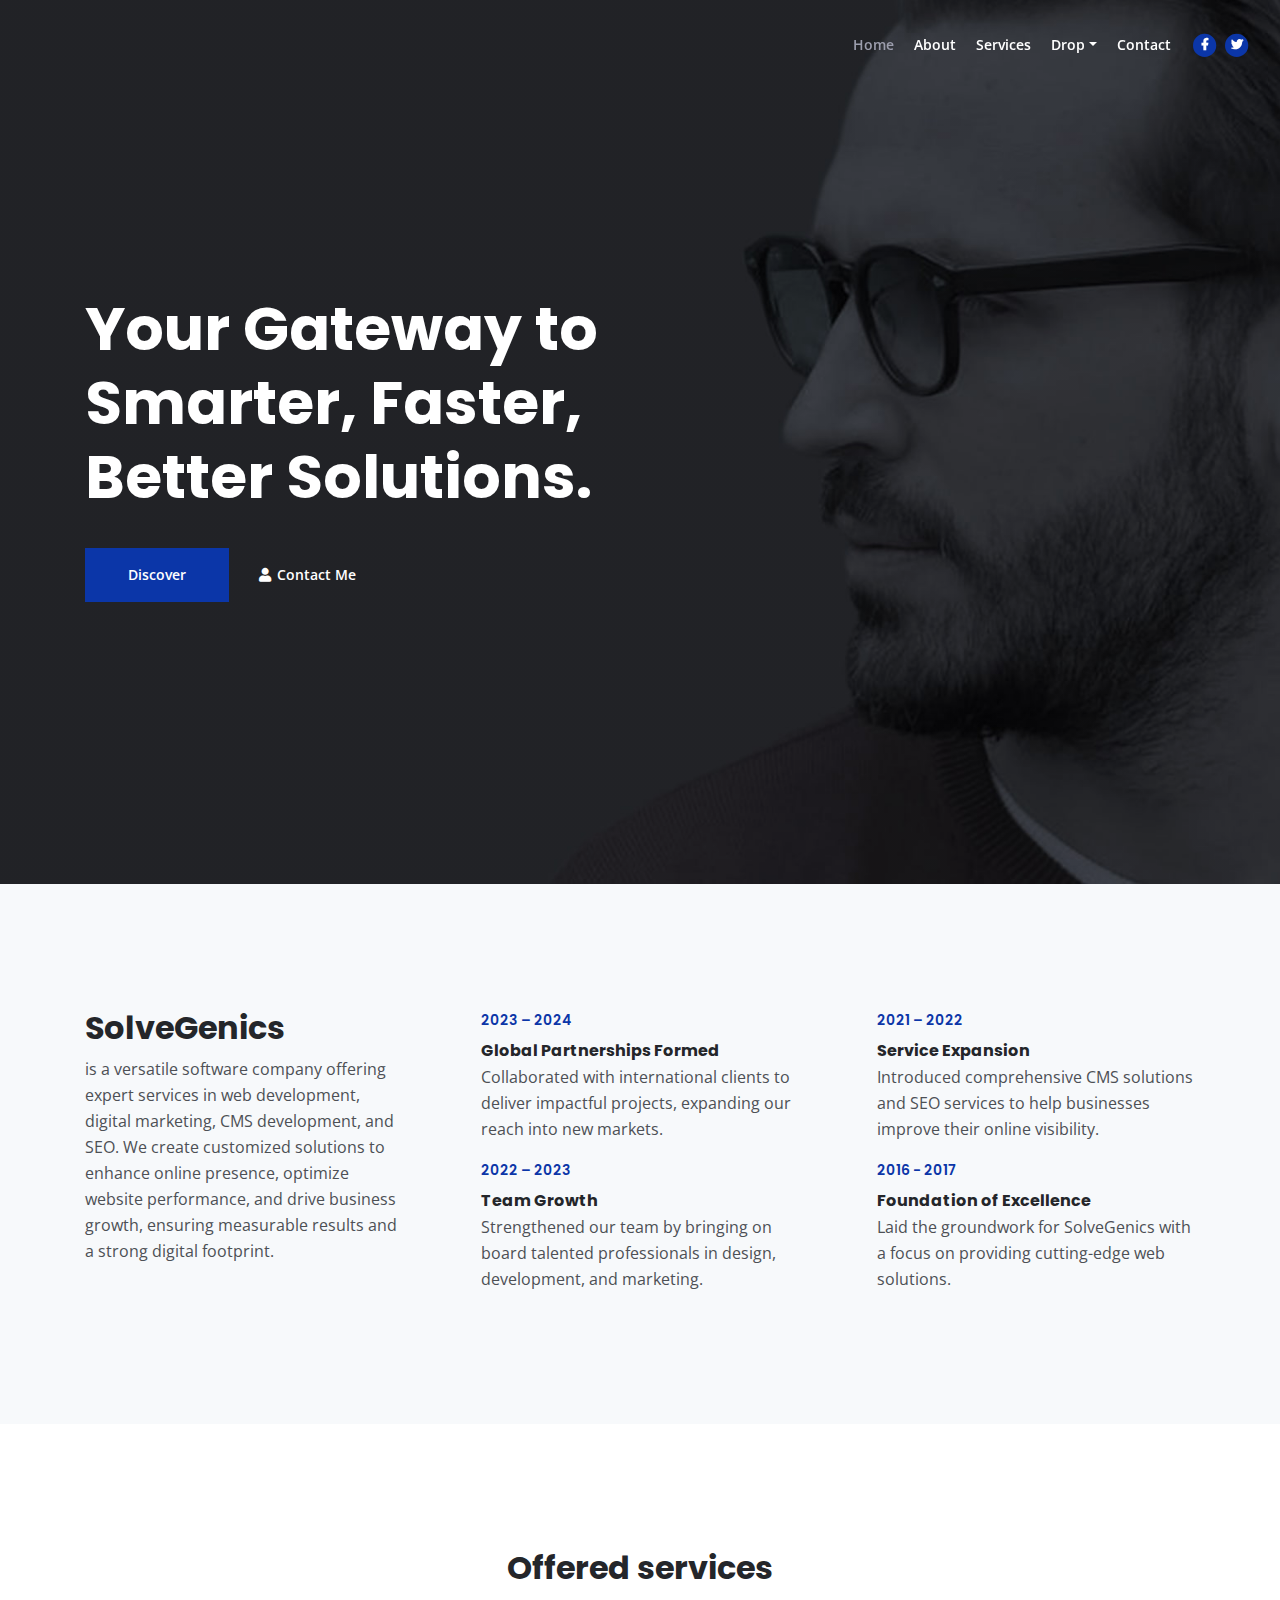
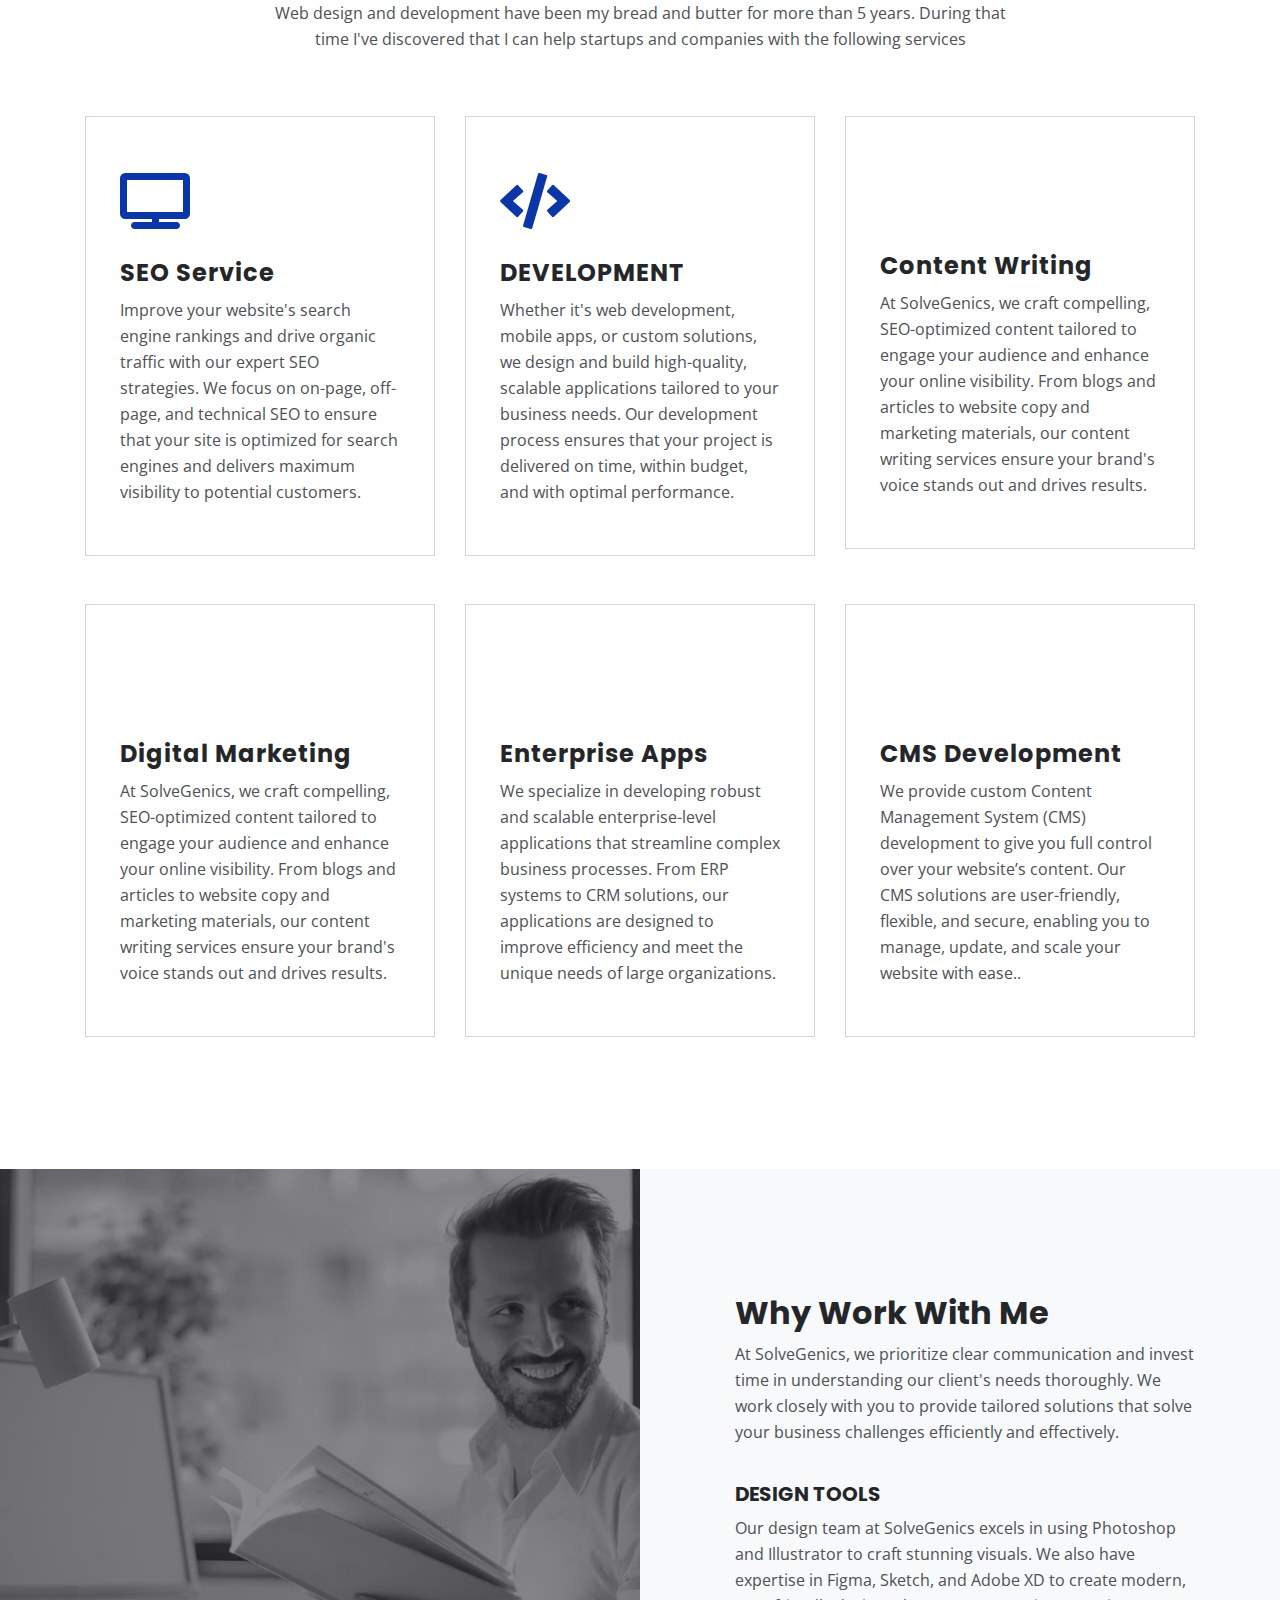
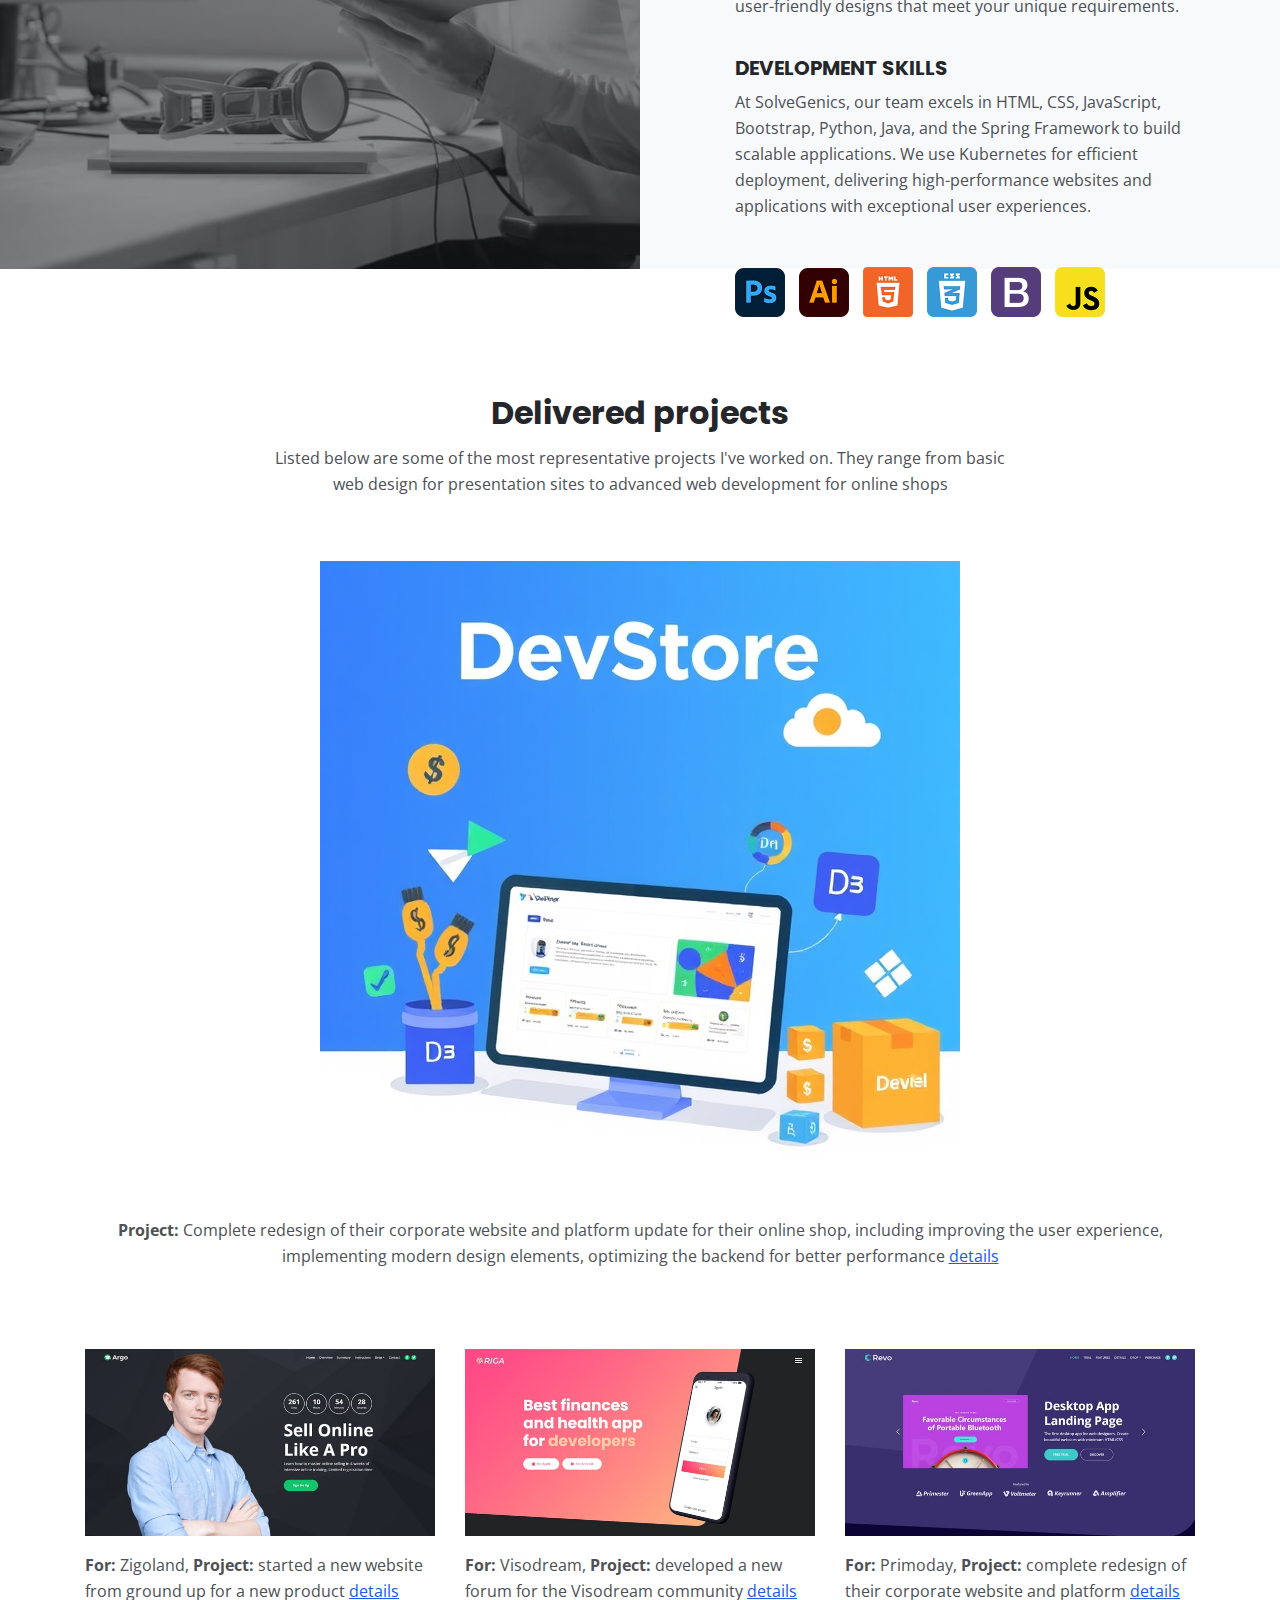
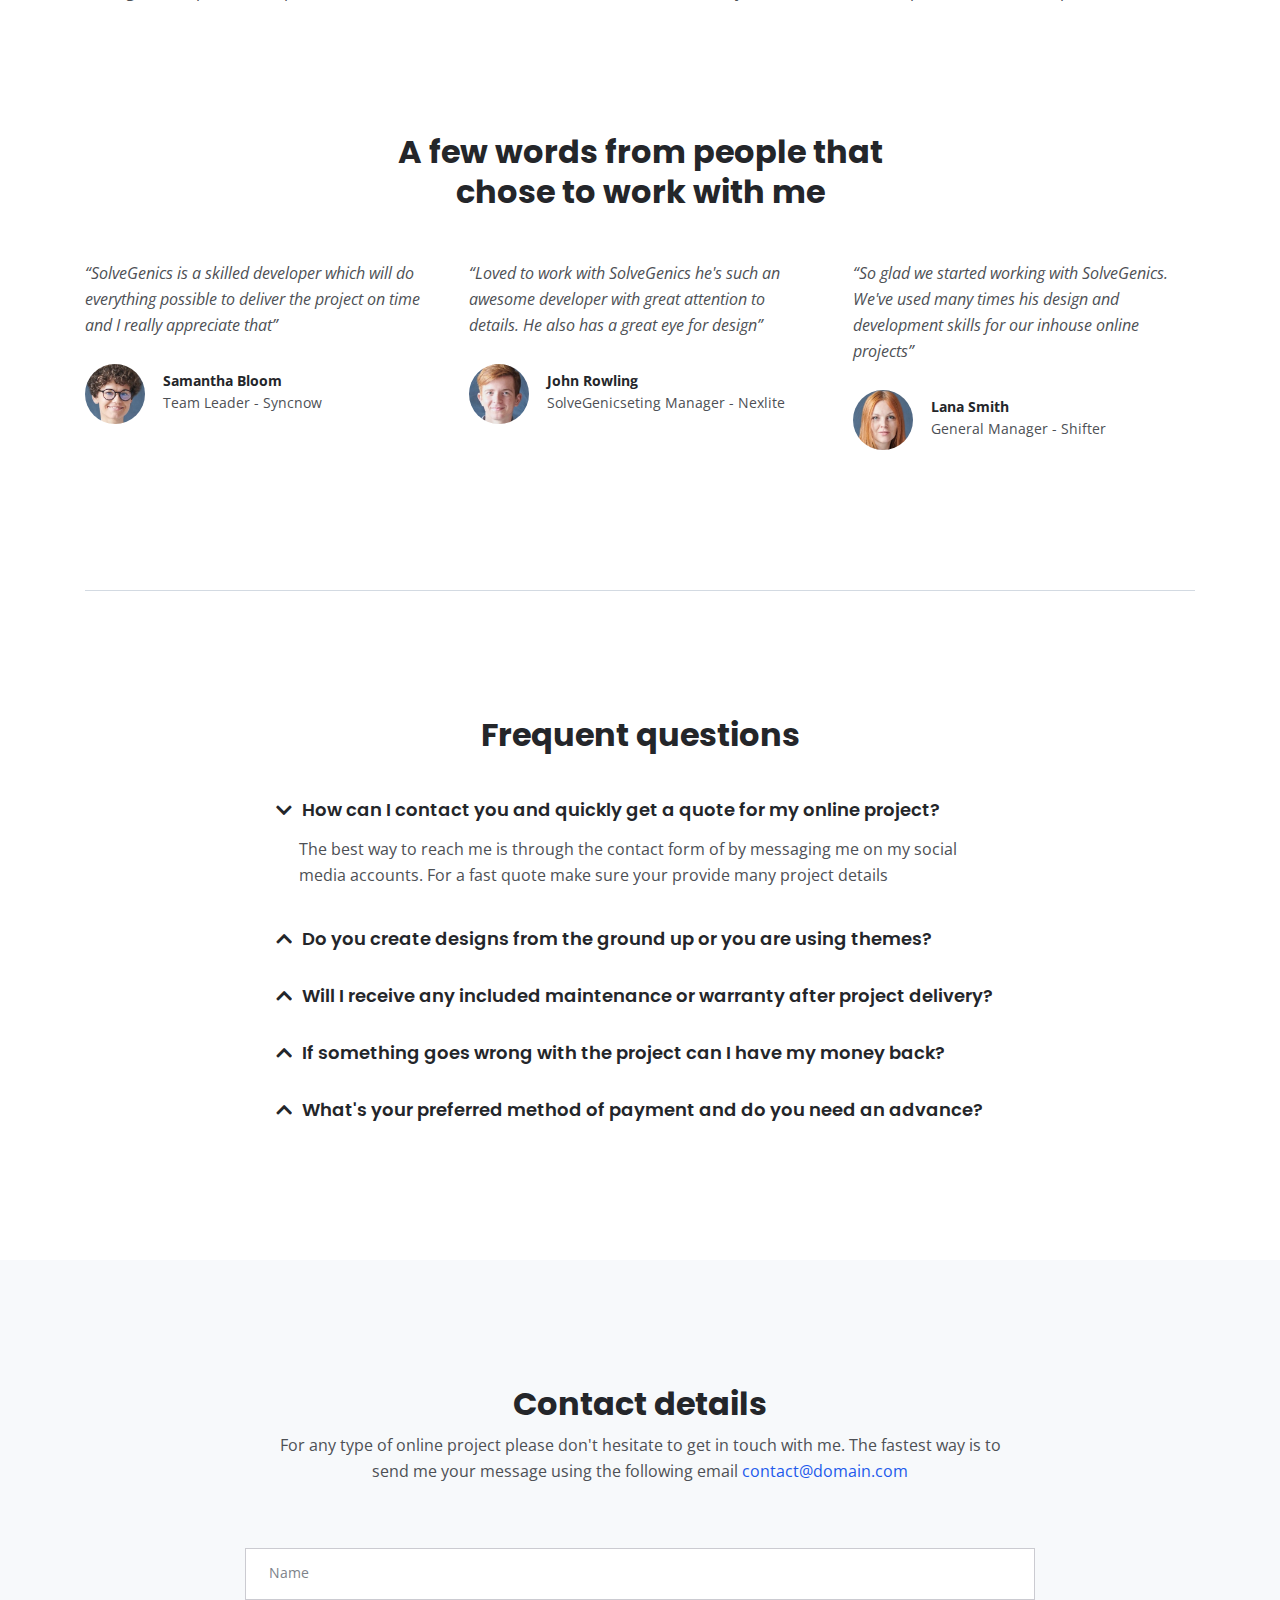
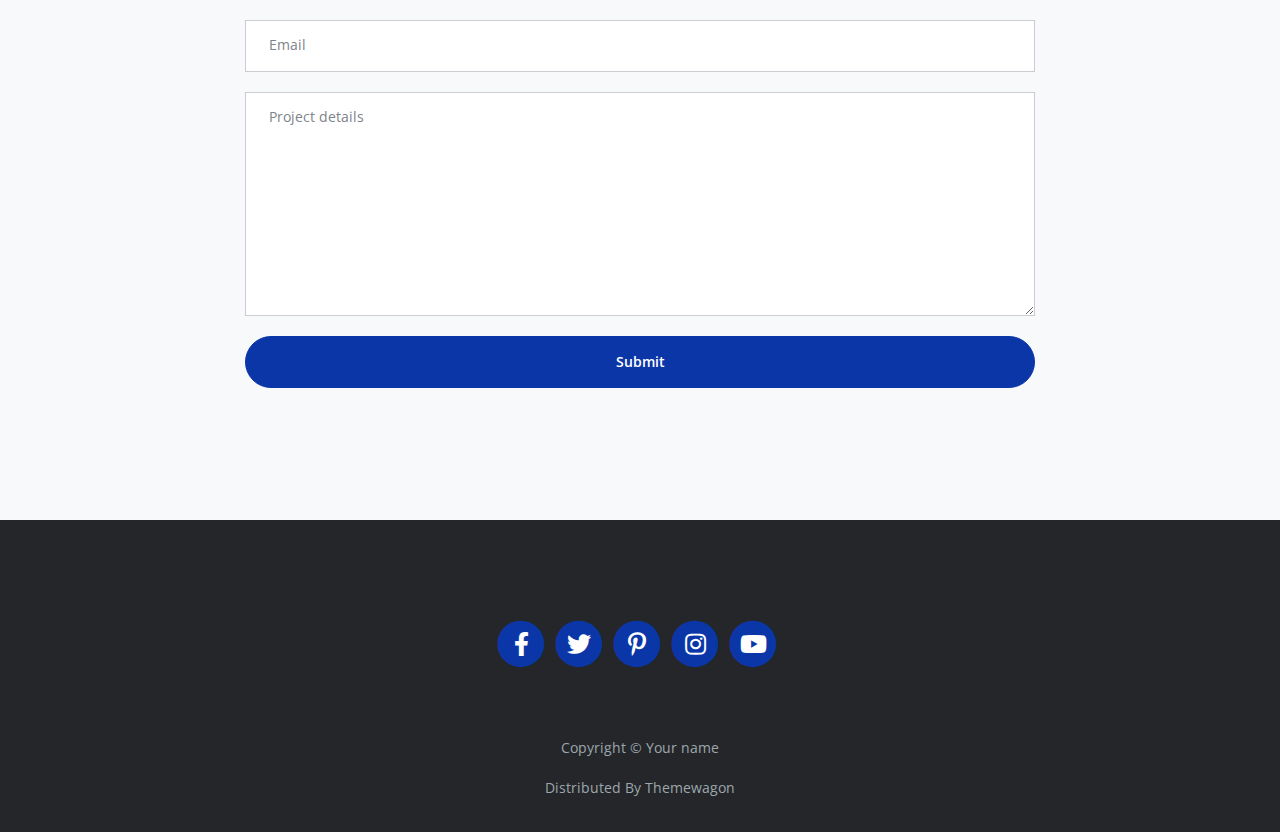
<file: index.html>
<!DOCTYPE html>
<html lang="en">
<head>
    <meta charset="utf-8">
    <meta name="viewport" content="width=device-width, initial-scale=1, shrink-to-fit=no">
    
    <!-- SEO Meta Tags -->
    <meta name="description" content="Your description">
    <meta name="author" content="Your name">

    <!-- OG Meta Tags to improve the way the post looks when you share the page on Facebook, Twitter, LinkedIn -->
	<meta property="og:site_name" content="" /> <!-- website name -->
	<meta property="og:site" content="" /> <!-- website link -->
	<meta property="og:title" content=""/> <!-- title shown in the actual shared post -->
	<meta property="og:description" content="" /> <!-- description shown in the actual shared post -->
	<meta property="og:image" content="" /> <!-- image link, make sure it's jpg -->
	<meta property="og:url" content="" /> <!-- where do you want your post to  -->
	<meta name="twitter:card" content="summary_large_image"> <!-- to have large image post format in Twitter -->

    <!-- Webpage Title -->
    <title>Solve Genics</title>
    
    <!-- Styles -->
    <link rel="preconnect" href="https://fonts.gstatic.com">
    <link href="https://fonts.googleapis.com/css2?family=Open+Sans:ital,wght@0,400;0,600;0,700;1,400&family=Poppins:wght@600&display=swap" rel="stylesheet">
    <link href="css/bootstrap.css" rel="stylesheet">
    <link href="css/fontawesome-all.css" rel="stylesheet">
	<link href="css/styles.css" rel="stylesheet">
    <link href="https://fonts.googleapis.com/icon?family=Material+Icons" rel="stylesheet">

	<!-- Favicon  -->
    <link rel="icon" href="images/favicon.png">
</head>
<body data-spy="scroll" data-target=".fixed-top">
    
    <!-- Navigation -->
    <nav class="navbar navbar-expand-lg fixed-top navbar-dark">
        <div class="container">
            
            <!-- Image Logo -->
            <!-- <a class="navbar-brand logo-image" href="index.html"><img src="images/logo.svg" alt="alternative"></a>   -->

            <!-- Text Logo - Use this if you don't have a graphic logo -->
            <!-- <a class="navbar-brand logo-text page-scroll" href="index.html">SolveGenics</a> -->

            <button class="navbar-toggler p-0 border-0" type="button" data-toggle="offcanvas">
                <span class="navbar-toggler-icon"></span>
            </button>

            <div class="navbar-collapse offcanvas-collapse" id="navbarsExampleDefault">
                <ul class="navbar-nav ml-auto">
                    <li class="nav-item">
                        <a class="nav-link page-scroll" href="#header">Home <span class="sr-only">(current)</span></a>
                    </li>
                    <li class="nav-item">
                        <a class="nav-link page-scroll" href="#about">About</a>
                    </li>
                    <li class="nav-item">
                        <a class="nav-link page-scroll" href="#services">Services</a>
                    </li>
                    <li class="nav-item dropdown">
                        <a class="nav-link dropdown-toggle" href="#" id="dropdown01" data-toggle="dropdown" aria-haspopup="true" aria-expanded="false">Drop</a>
                        <div class="dropdown-menu" aria-labelledby="dropdown01">
                            <a class="dropdown-item page-scroll" href="project.html">Project Details</a>
                            <div class="dropdown-divider"></div>
                            <a class="dropdown-item page-scroll" href="terms.html">Terms Conditions</a>
                            <div class="dropdown-divider"></div>
                            <a class="dropdown-item page-scroll" href="privacy.html">Privacy Policy</a>
                        </div>
                    </li>
                    <li class="nav-item">
                        <a class="nav-link page-scroll" href="#contact">Contact</a>
                    </li>
                </ul>
                <span class="nav-item social-icons">
                    <span class="fa-stack">
                        <a href="#your-link">
                            <i class="fas fa-circle fa-stack-2x"></i>
                            <i class="fab fa-facebook-f fa-stack-1x"></i>
                        </a>
                    </span>
                    <span class="fa-stack">
                        <a href="#your-link">
                            <i class="fas fa-circle fa-stack-2x"></i>
                            <i class="fab fa-twitter fa-stack-1x"></i>
                        </a>
                    </span>
                </span>
            </div> <!-- end of navbar-collapse -->
        </div> <!-- end of container -->
    </nav> <!-- end of navbar -->
    <!-- end of navigation -->


    <!-- Header -->
    <header id="header" class="header">
        <div class="container">
            <div class="row">
                <div class="col-lg-6">
                    <div class="text-container">
                        <h1 class="h1-large">Your Gateway to Smarter, Faster, Better Solutions.</h1>
                        <a class="btn-solid-lg page-scroll" href="#about">Discover</a>
                        <a class="btn-outline-lg page-scroll" href="#contact"><i class="fas fa-user"></i>Contact Me</a>
                    </div> <!-- end of text-container -->
                </div> <!-- end of col -->
            </div> <!-- end of row -->
        </div> <!-- end of container -->
    </header> <!-- end of header -->
    <!-- end of header -->


    <!-- About-->
    <div id="about" class="basic-1 bg-gray">
        <div class="container">
            <div class="row">
                <div class="col-lg-4">
                    <div class="text-container first">
                        <h2>SolveGenics</h2>
                        <p>is a versatile software company offering expert services in web development, digital marketing, CMS development, and SEO. We create customized solutions to enhance online presence, optimize website performance, and drive business growth, ensuring measurable results and a strong digital footprint.</p>
                    </div> <!-- end of text-container -->
                </div> <!-- end of col -->
                <div class="col-lg-4">
                    <div class="text-container second">
                        <div class="time">2023 – 2024</div>  
                        <h6>Global Partnerships Formed</h6>
                        <p>Collaborated with international clients to deliver impactful projects, expanding our reach into new markets.</p>
                        <div class="time">2022 – 2023</div>
                        <h6>Team Growth</h6>
                        <p>Strengthened our team by bringing on board talented professionals in design, development, and marketing.</p>
                    </div> <!-- end of text-container -->
                </div> <!-- end of col -->
                <div class="col-lg-4">
                    <div class="text-container third">
                        <div class="time">2021 – 2022</div>
                        <h6>Service Expansion</h6>
                        <p>Introduced comprehensive CMS solutions and SEO services to help businesses improve their online visibility.</p>
                        <div class="time">2016 - 2017</div>
                        <h6>Foundation of Excellence</h6>
                        <p>Laid the groundwork for SolveGenics with a focus on providing cutting-edge web solutions.</p>
                    </div> <!-- end of text-container -->
                </div> <!-- end of col -->
            </div> <!-- end of row -->
        </div> <!-- end of container -->
    </div> <!-- end of basic-1 -->
    <!-- end of about -->


    <!-- Services -->
    <div id="services" class="basic-2">
        <div class="container">
            <div class="row">
                <div class="col-lg-12">
                    <h2 class="h2-heading">Offered services</h2>
                    <p class="p-heading">Web design and development have been my bread and butter for more than 5 years. During that time I've discovered that I can help startups and companies with the following services</p>
                </div> <!-- end of col -->
            </div> <!-- end of row -->
            <div class="row">
                <div class="col-lg-4">
                    <div class="text-box">
                        <!-- <img src="images/seo1.webp" alt="alternative" class="umair"> -->
                        <i class="fas fa-tv" aria-hidden="true"></i>
                        <h4>SEO Service</h4>
                        <p>Improve your website's search engine rankings and drive organic traffic with our expert SEO strategies. We focus on on-page, off-page, and technical SEO to ensure that your site is optimized for search engines and delivers maximum visibility to potential customers.</p>
                    </div> <!-- end of text-box -->
                </div> <!-- end of col -->
                
                <div class="col-lg-4">
                    <div class="text-box">
                        <i class="fas fa-code"></i>
                        <h4>DEVELOPMENT</h4>
                        <p> Whether it's web development, mobile apps, or custom solutions, we design and build high-quality, scalable applications tailored to your business needs. Our development process ensures that your project is delivered on time, within budget, and with optimal performance.</p>
                    </div> <!-- end of text-box -->
                </div> <!-- end of col -->
                <div class="col-lg-4">
                    <div class="text-box">
                        <!-- <i class="fas fa-tv"></i> -->
                        <i class="material-icons">article</i>
                        <h4>Content Writing</h4>
                        <p> At SolveGenics, we craft compelling, SEO-optimized content tailored to engage your audience and enhance your online visibility. From blogs and articles to website copy and marketing materials, our content writing services ensure your brand's voice stands out and drives results.</p>
                    </div> <!-- end of text-box -->
                </div> <!-- end of col -->
                <div class="col-lg-4">
                    <div class="text-box">
                        <!-- <i class="fas fa-tv"></i> -->
                        <i class="material-icons">article</i>
                        <h4>Digital Marketing</h4>
                        <p> At SolveGenics, we craft compelling, SEO-optimized content tailored to engage your audience and enhance your online visibility. From blogs and articles to website copy and marketing materials, our content writing services ensure your brand's voice stands out and drives results.</p>
                    </div> <!-- end of text-box -->
                </div> <!-- end of col -->
                <div class="col-lg-4">
                    <div class="text-box">
                        <!-- <i class="fas fa-tv"></i> -->
                        <i class="material-icons">article</i>
                        <h4>Enterprise Apps</h4>
                        <p> We specialize in developing robust and scalable enterprise-level applications that streamline complex business processes. From ERP systems to CRM solutions, our applications are designed to improve efficiency and meet the unique needs of large organizations.</p>
                    </div> <!-- end of text-box -->
                </div> <!-- end of col -->
                <div class="col-lg-4">
                    <div class="text-box">
                        <!-- <i class="fas fa-tv"></i> -->
                        <i class="material-icons">article</i>
                        <h4>CMS Development</h4>
                        <p> We provide custom Content Management System (CMS) development to give you full control over your website’s content. Our CMS solutions are user-friendly, flexible, and secure, enabling you to manage, update, and scale your website with ease..</p>
                    </div> <!-- end of text-box -->
                </div> <!-- end of col -->
            </div> <!-- end of row -->
        </div> <!-- end of container -->
    </div> <!-- end of basic-2 -->
    <!-- end of services -->


    <!-- Details -->
	<div class="split">
		<div class="area-1">
		</div><!-- end of area-1 on same line and no space between comments to eliminate margin white space --><div class="area-2 bg-gray">
            <div class="container">    
                <div class="row">
                    <div class="col-lg-12">     
                        
                        <!-- Text Container -->
                        <div class="text-container">
                            <h2>Why Work With Me</h2>
                            <p>At SolveGenics, we prioritize clear communication and invest time in understanding our client's needs thoroughly. We work closely with you to provide tailored solutions that solve your business challenges efficiently and effectively.</p>
                            <h5>DESIGN TOOLS</h5>
                            <p>Our design team at SolveGenics excels in using Photoshop and Illustrator to craft stunning visuals. We also have expertise in Figma, Sketch, and Adobe XD to create modern, user-friendly designs that meet your unique requirements.</p>
                            <h5>DEVELOPMENT SKILLS</h5>
                            <!-- <p>At SolveGenics, our development team is proficient in HTML, CSS, JavaScript, Bootstrap, and other modern frameworks. We also specialize in Python, Java, and the Spring Framework to build powerful and scalable applications. Additionally, we leverage Kubernetes for efficient container orchestration and deployment. We work daily with these technologies to create responsive, high-performance websites and applications that deliver an exceptional user experience.</p> -->
                            <p>At SolveGenics, our team excels in HTML, CSS, JavaScript, Bootstrap, Python, Java, and the Spring Framework to build scalable applications. We use Kubernetes for efficient deployment, delivering high-performance websites and applications with exceptional user experiences.</p>
                            <div class="icons-container">
                                <img src="images/details-icon-photoshop.png" alt="alternative">
                                <img src="images/details-icon-illustrator.png" alt="alternative">
                                <img src="images/details-icon-html.png" alt="alternative">
                                <img src="images/details-icon-css.png" alt="alternative">
                                <img src="images/details-icon-bootstrap.png" alt="alternative">
                                <img src="images/details-icon-javascript.png" alt="alternative">
                            </div> <!-- end of icons-container -->
                        </div> <!-- end of text-container -->
                        <!-- end of text container -->

                    </div> <!-- end of col -->
                </div> <!-- end of row -->
            </div> <!-- end of container -->
		</div> <!-- end of area-2 -->
    </div> <!-- end of split -->
    <!-- end of details -->


    <!-- Projects -->
    <div id="projects" class="basic-3">
        <div class="container">
            <div class="row">
                <div class="col-lg-12">
                    <h2 class="h2-heading">Delivered projects</h2>
                    <p class="p-heading">Listed below are some of the most representative projects I've worked on. They range from basic web design for presentation sites to advanced web development for online shops</p>
                </div> 
            </div> 
            <div class="row">
                <div class="col-lg-12">
                    <!-- <div class="text-container">
                        <div class="image-container">
                            <a href="project.html">
                                <img class="img-fluid" src="images/project-1.jpg" alt="alternative">
                            </a>
                        </div> 
                        <p><strong>For:</strong> Jumbotron, <strong>Project:</strong> web design for their corporate websites and landing pages for SolveGenicseting campaigns <a class="blue" href="project.html">details</a></p>
                    </div> 
                    <div class="text-container">
                        <div class="image-container">
                            <a href="project.html">
                                <img class="img-fluid" src="images/project-2.jpg" alt="alternative">
                            </a>
                        </div>
                        <p><strong>For:</strong> Carsrepo, <strong>Project:</strong> designed and developed modern platform for purchasing second hand cars online <a class="blue" href="project.html">details</a></p>
                    </div> 
                    <div class="text-container">
                        <div class="image-container">
                            <a href="project.html">
                                <img class="img-fluid" src="images/project-3.jpg" alt="alternative">
                            </a>
                        </div> 
                        <p><strong>For:</strong> Truevideo, <strong>Project:</strong> created a custom video editing and upload web app for this awesome team <a class="blue" href="project.html">details</a></p>
                    </div>  -->
                    <div class="text-container text-center">
                        <div class="image-container">
                            <a href="devstore.html">
                                <img class="img-fluid" src="images/devstore.jpg" alt="alternative">
                            </a>
                        </div> 
                        <!-- <p><strong>For:</strong> Evolosim,  -->
                            <strong>Project:</strong> Complete redesign of their corporate website and platform update for their online shop, including improving the user experience, implementing modern design elements, optimizing the backend for better performance <a class="blue" href="devstore.html">details</a>
                        <!-- </p> -->
                    </div> 
                </div>
            </div>
        </div> 
    </div>
    <!-- end of projects -->


    <!-- Works -->
    <div class="basic-4">
        <div class="container">
            <div class="row">
                <div class="col-lg-4">
                    <div class="text-container">
                        <div class="image-container">
                            <a href="project.html">
                                <img class="img-fluid" src="images/work-1.jpg" alt="alternative">
                            </a>
                        </div> 
                        <p><strong>For:</strong> Zigoland, <strong>Project:</strong> started a new website from ground up for a new product <a class="blue" href="project.html">details</a></p>
                    </div>
                </div> 
                <div class="col-lg-4">
                    <div class="text-container">
                        <div class="image-container">
                            <a href="project.html">
                                <img class="img-fluid" src="images/work-2.jpg" alt="alternative">
                            </a>
                        </div> 
                        <p><strong>For:</strong> Visodream, <strong>Project:</strong> developed a new forum for the Visodream community <a class="blue" href="project.html">details</a></p>
                    </div>
                </div> 
                <div class="col-lg-4">
                    <div class="text-container">
                        <div class="image-container">
                            <a href="project.html">
                                <img class="img-fluid" src="images/work-3.jpg" alt="alternative">
                            </a>
                        </div> 
                        <p><strong>For:</strong> Primoday, <strong>Project:</strong> complete redesign of their corporate website and platform <a class="blue" href="project.html">details</a></p>
                    </div> 
                </div> 
            </div> 
            <!-- <div class="row">
                <div class="col-lg-4">
                    <div class="text-container">
                        <div class="image-container">
                            <a href="project.html">
                                <img class="img-fluid" src="images/work-4.jpg" alt="alternative">
                            </a>
                        </div> 
                        <p><strong>For:</strong> Nextlite, <strong>Project:</strong> created a custom video editing and upload web app <a class="blue" href="project.html">details</a></p>
                    </div> 
                </div> 
                <div class="col-lg-4">
                    <div class="text-container">
                        <div class="image-container">
                            <a href="project.html">
                                <img class="img-fluid" src="images/work-5.jpg" alt="alternative">
                            </a>
                        </div> 
                        <p><strong>For:</strong> Syncnow, <strong>Project:</strong> web design for their corporate websites and landing pages <a class="blue" href="project.html">details</a></p>
                    </div> 
                </div>
                <div class="col-lg-4">
                    <div class="text-container">
                        <div class="image-container">
                            <a href="project.html">
                                <img class="img-fluid" src="images/work-6.jpg" alt="alternative">
                            </a>
                        </div>
                        <p><strong>For:</strong> Shifter, <strong>Project:</strong> started a new website from ground up for a new product <a class="blue" href="project.html">details</a></p>
                    </div> 
                </div> 
            </div>  -->
        </div>
    </div> 
    <!-- end of works -->


    <!-- Testimonials -->
    <div class="cards-1">
        <div class="container">
            <div class="row">
                <div class="col-lg-12">
                    <h2 class="h2-heading">A few words from people that chose to work with me</h2>
                </div> <!-- end of col -->
            </div> <!-- end of row -->
            <div class="row">
                <div class="col-lg-12">
                    
                    <!-- Card -->
                    <div class="card">
                        <div class="card-body">
                            <p class="testimonial-text">“SolveGenics is a skilled developer which will do everything possible to deliver the project on time and I really appreciate that”</p>
                            <div class="details">
                                <img src="images/testimonial-1.jpg" alt="alternative">
                                <div class="text">
                                    <div class="testimonial-author">Samantha Bloom</div>
                                    <div class="occupation">Team Leader - Syncnow</div>
                                </div> <!-- end of text -->
                            </div> <!-- end of testimonial-details -->
                        </div>
                    </div>
                    <!-- end of card -->

                    <!-- Card -->
                    <div class="card">
                        <div class="card-body">
                            <p class="testimonial-text">“Loved to work with SolveGenics he's such an awesome developer with great attention to details. He also has a great eye for design”</p>
                            <div class="details">
                                <img src="images/testimonial-2.jpg" alt="alternative">
                                <div class="text">
                                    <div class="testimonial-author">John Rowling</div>
                                    <div class="occupation">SolveGenicseting Manager - Nexlite</div>
                                </div> <!-- end of text -->
                            </div> <!-- end of testimonial-details -->
                        </div>
                    </div>
                    <!-- end of card -->

                    <!-- Card -->
                    <div class="card">
                        <div class="card-body">
                            <p class="testimonial-text">“So glad we started working with SolveGenics. We've used many times his design and development skills for our inhouse online projects”</p>
                            <div class="details">
                                <img src="images/testimonial-3.jpg" alt="alternative">
                                <div class="text">
                                    <div class="testimonial-author">Lana Smith</div>
                                    <div class="occupation">General Manager - Shifter</div>
                                </div> <!-- end of text -->
                            </div> <!-- end of testimonial-details -->
                        </div>
                    </div>
                    <!-- end of card -->

                </div> <!-- end of col -->
            </div> <!-- end of row -->
        </div> <!-- end of container -->
    </div> <!-- end of cards-1 -->
    <!-- end of testimonials -->


    <!-- Section Divider -->
    <div class="container">
        <div class="row">
            <div class="col-lg-12">
                <hr class="section-divider">
            </div> <!-- end of col -->
        </div> <!-- end of row -->
    </div> <!-- end of container -->
    <!-- end of section divider -->


    <!-- Questions -->
    <div class="accordion-1">
        <div class="container">
            <div class="row">
                <div class="col-lg-12">
                    <h2 class="h2-heading">Frequent questions</h2>
                </div> <!-- end of col -->
            </div> <!-- end of row -->
            <div class="row">
                <div class="col-lg-12">

                    <div class="accordion" id="accordionExample">
                        <div class="card">
                            <div class="card-header" id="headingOne">
                                <button class="btn btn-link btn-block text-left" type="button" data-toggle="collapse" data-target="#collapseOne" aria-expanded="true" aria-controls="collapseOne">
                                    How can I contact you and quickly get a quote for my online project?
                                </button>
                            </div>
                            <div id="collapseOne" class="collapse show" aria-labelledby="headingOne" data-parent="#accordionExample">
                                <div class="card-body">
                                    The best way to reach me is through the contact form of by messaging me on my social media accounts. For a fast quote make sure your provide many project details
                                </div>
                            </div>
                        </div>
                        <div class="card">
                            <div class="card-header" id="headingTwo">
                                <button class="btn btn-link btn-block text-left collapsed" type="button" data-toggle="collapse" data-target="#collapseTwo" aria-expanded="false" aria-controls="collapseTwo">
                                    Do you create designs from the ground up or you are using themes?
                                </button>
                            </div>
                            <div id="collapseTwo" class="collapse" aria-labelledby="headingTwo" data-parent="#accordionExample">
                                <div class="card-body">
                                    The best way to reach me is through the contact form of by messaging me on my social media accounts. For a fast quote make sure your provide many project details
                                </div>
                            </div>
                        </div>
                        <div class="card">
                            <div class="card-header" id="headingThree">
                                <button class="btn btn-link btn-block text-left collapsed" type="button" data-toggle="collapse" data-target="#collapseThree" aria-expanded="false" aria-controls="collapseThree">
                                    Will I receive any included maintenance or warranty after project delivery?
                                </button>
                            </div>
                            <div id="collapseThree" class="collapse" aria-labelledby="headingThree" data-parent="#accordionExample">
                                <div class="card-body">
                                    The best way to reach me is through the contact form of by messaging me on my social media accounts. For a fast quote make sure your provide many project details
                                </div>
                            </div>
                        </div>
                        <div class="card">
                            <div class="card-header" id="headingFour">
                                <button class="btn btn-link btn-block text-left collapsed" type="button" data-toggle="collapse" data-target="#collapseFour" aria-expanded="false" aria-controls="collapseFour">
                                    If something goes wrong with the project can I have my money back?
                                </button>
                            </div>
                            <div id="collapseFour" class="collapse" aria-labelledby="headingFour" data-parent="#accordionExample">
                                <div class="card-body">
                                    The best way to reach me is through the contact form of by messaging me on my social media accounts. For a fast quote make sure your provide many project details
                                </div>
                            </div>
                        </div>
                        <div class="card">
                            <div class="card-header" id="headingFive">
                                <button class="btn btn-link btn-block text-left collapsed" type="button" data-toggle="collapse" data-target="#collapseFive" aria-expanded="false" aria-controls="collapseFive">
                                    What's your preferred method of payment and do you need an advance?
                                </button>
                            </div>
                            <div id="collapseFive" class="collapse" aria-labelledby="headingFive" data-parent="#accordionExample">
                                <div class="card-body">
                                    The best way to reach me is through the contact form of by messaging me on my social media accounts. For a fast quote make sure your provide many project details
                                </div>
                            </div>
                        </div>
                    </div> <!-- end of accordion -->

                </div> <!-- end of col -->
            </div> <!-- end of row -->
        </div> <!-- end of container -->
    </div> <!-- end of accordion-1 -->
    <!-- end of questions -->


    <!-- Contact -->
    <div id="contact" class="form-1 bg-gray">
        <div class="container">
            <div class="row">
                <div class="col-lg-12">
                    <h2>Contact details</h2>
                    <p class="p-heading">For any type of online project please don't hesitate to get in touch with me. The fastest way is to send me your message using the following email <a class="blue no-line" href="#your-link">contact@domain.com</a></p>
                </div> <!-- end of col -->
            </div> <!-- end of row -->
            <div class="row">
                <div class="col-lg-12">
                    
                    <!-- Contact Form -->
                    <form id="contactForm">
                        <div class="form-group">
                            <input type="text" class="form-control-input" id="cname" required>
                            <label class="label-control" for="cname">Name</label>
                        </div>
                        <div class="form-group">
                            <input type="email" class="form-control-input" id="cemail" required>
                            <label class="label-control" for="cemail">Email</label>
                        </div>
                        <div class="form-group">
                            <textarea class="form-control-textarea" id="cmessage" required></textarea>
                            <label class="label-control" for="cmessage">Project details</label>
                        </div>
                        <div class="form-group">
                            <button type="submit" class="form-control-submit-button">Submit</button>
                        </div>
                    </form>
                    <!-- end of contact form -->

                </div> <!-- end of col -->
            </div> <!-- end of row -->
        </div> <!-- end of container -->
    </div> <!-- end of form-1 -->  
    <!-- end of contact -->


    <!-- Footer -->
    <div class="footer bg-gray">
        <div class="container">
            <div class="row">
                <div class="col-lg-12">
                    <div class="social-container">
                        <span class="fa-stack">
                            <a href="#your-link">
                                <i class="fas fa-circle fa-stack-2x"></i>
                                <i class="fab fa-facebook-f fa-stack-1x"></i>
                            </a>
                        </span>
                        <span class="fa-stack">
                            <a href="#your-link">
                                <i class="fas fa-circle fa-stack-2x"></i>
                                <i class="fab fa-twitter fa-stack-1x"></i>
                            </a>
                        </span>
                        <span class="fa-stack">
                            <a href="#your-link">
                                <i class="fas fa-circle fa-stack-2x"></i>
                                <i class="fab fa-pinterest-p fa-stack-1x"></i>
                            </a>
                        </span>
                        <span class="fa-stack">
                            <a href="#your-link">
                                <i class="fas fa-circle fa-stack-2x"></i>
                                <i class="fab fa-instagram fa-stack-1x"></i>
                            </a>
                        </span>
                        <span class="fa-stack">
                            <a href="#your-link">
                                <i class="fas fa-circle fa-stack-2x"></i>
                                <i class="fab fa-youtube fa-stack-1x"></i>
                            </a>
                        </span>
                    </div> <!-- end of social-container -->
                </div> <!-- end of col -->
            </div> <!-- end of row -->
        </div> <!-- end of container -->
    </div> <!-- end of footer -->  
    <!-- end of footer -->


    <!-- Copyright -->
    <div class="copyright bg-gray">
        <div class="container">
            <div class="row">
                <div class="col-lg-12">
                    <p class="p-small">Copyright © <a class="no-line" href="#your-link">Your name</a></p>
                </div> <!-- end of col -->
            </div> <!-- enf of row -->
        </div> <!-- end of container -->

        <div class="container">
            <div class="row">
                <div class="col-lg-12">
                    <p class="p-small">Distributed By <a class="no-line" href="https://themewagon.com/">Themewagon</a></p>
                </div> <!-- end of col -->
            </div> <!-- enf of row -->
        </div> <!-- end of container -->
        
    </div> <!-- end of copyright --> 
    <!-- end of copyright -->
    
    	
    <!-- Scripts -->

    <script src="js/jquery.min.js"></script> <!-- jQuery for Bootstrap's JavaScript plugins -->
    <script src="js/bootstrap.min.js"></script> <!-- Bootstrap framework -->
    <script src="js/jquery.easing.min.js"></script> <!-- jQuery Easing for smooth scrolling between anchors -->
    <script src="js/scripts.js"></script> <!-- Custom scripts -->
</body>
</html>
</file>
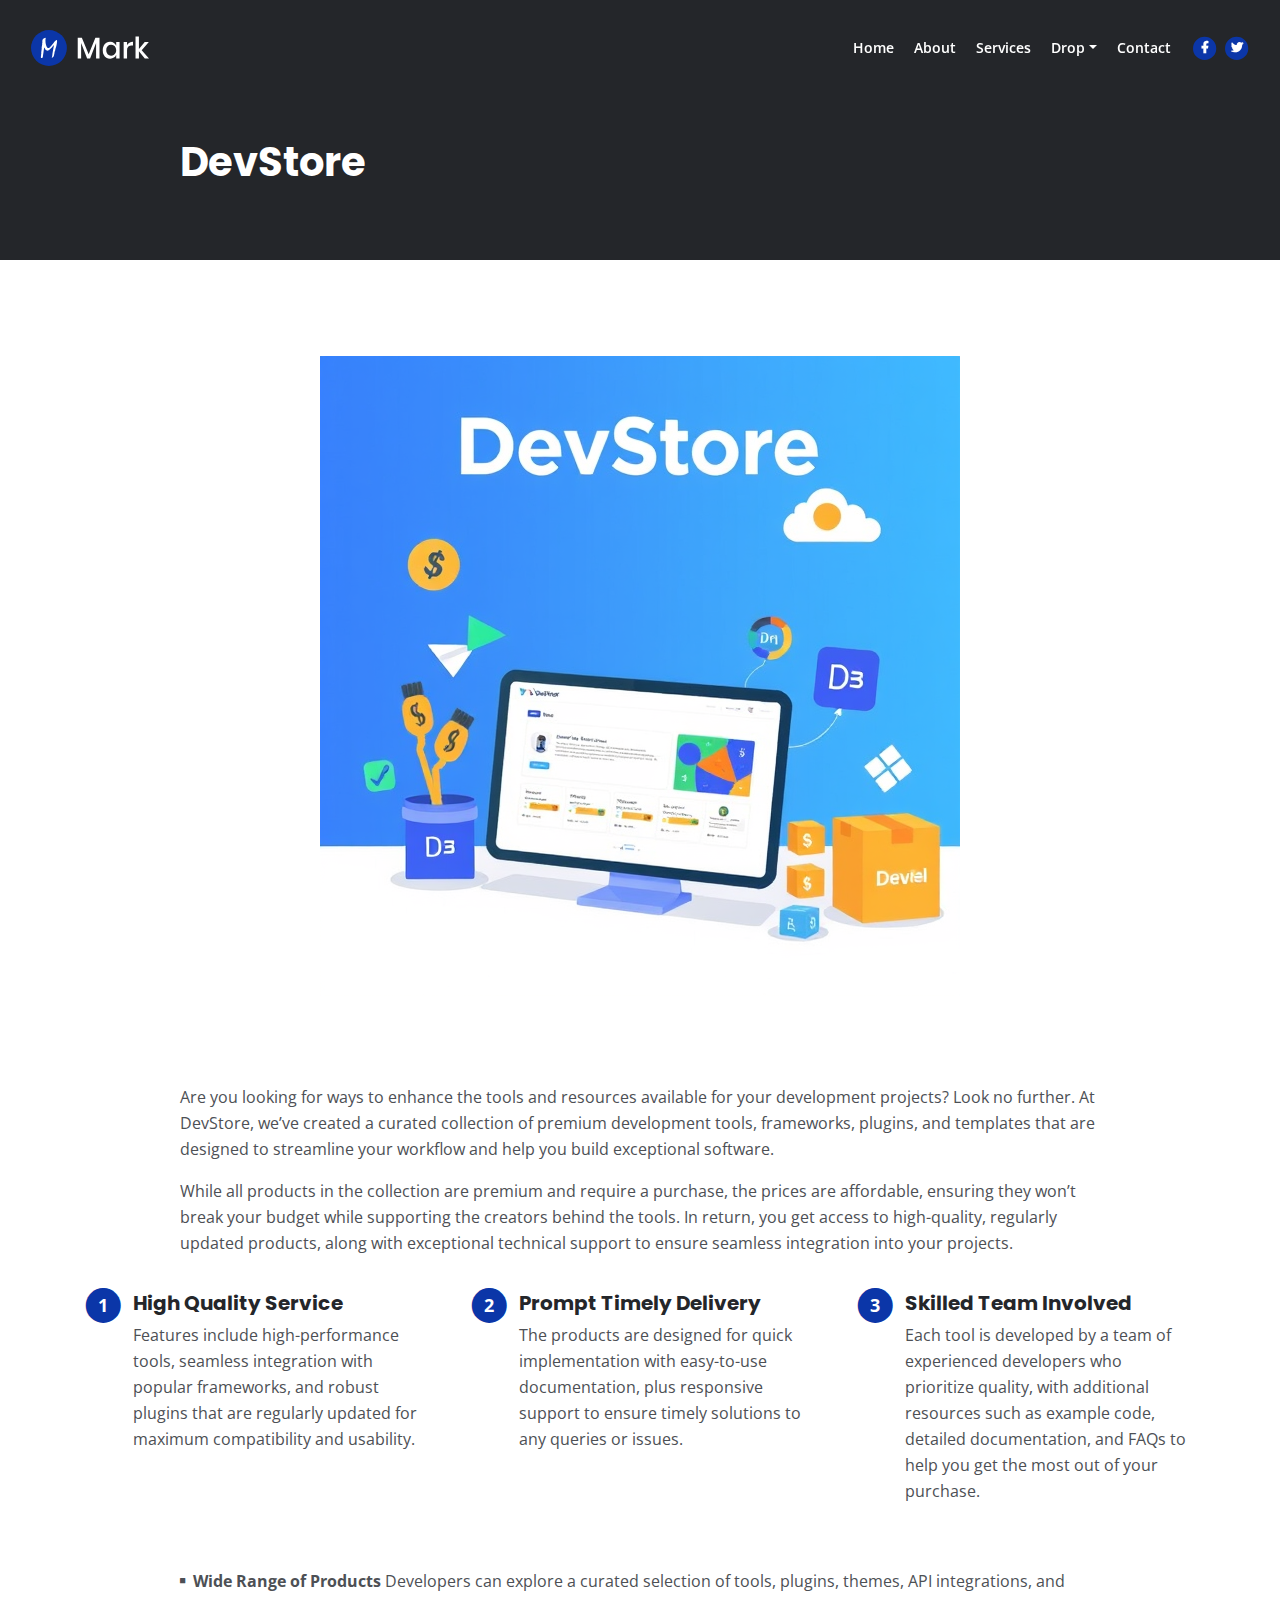
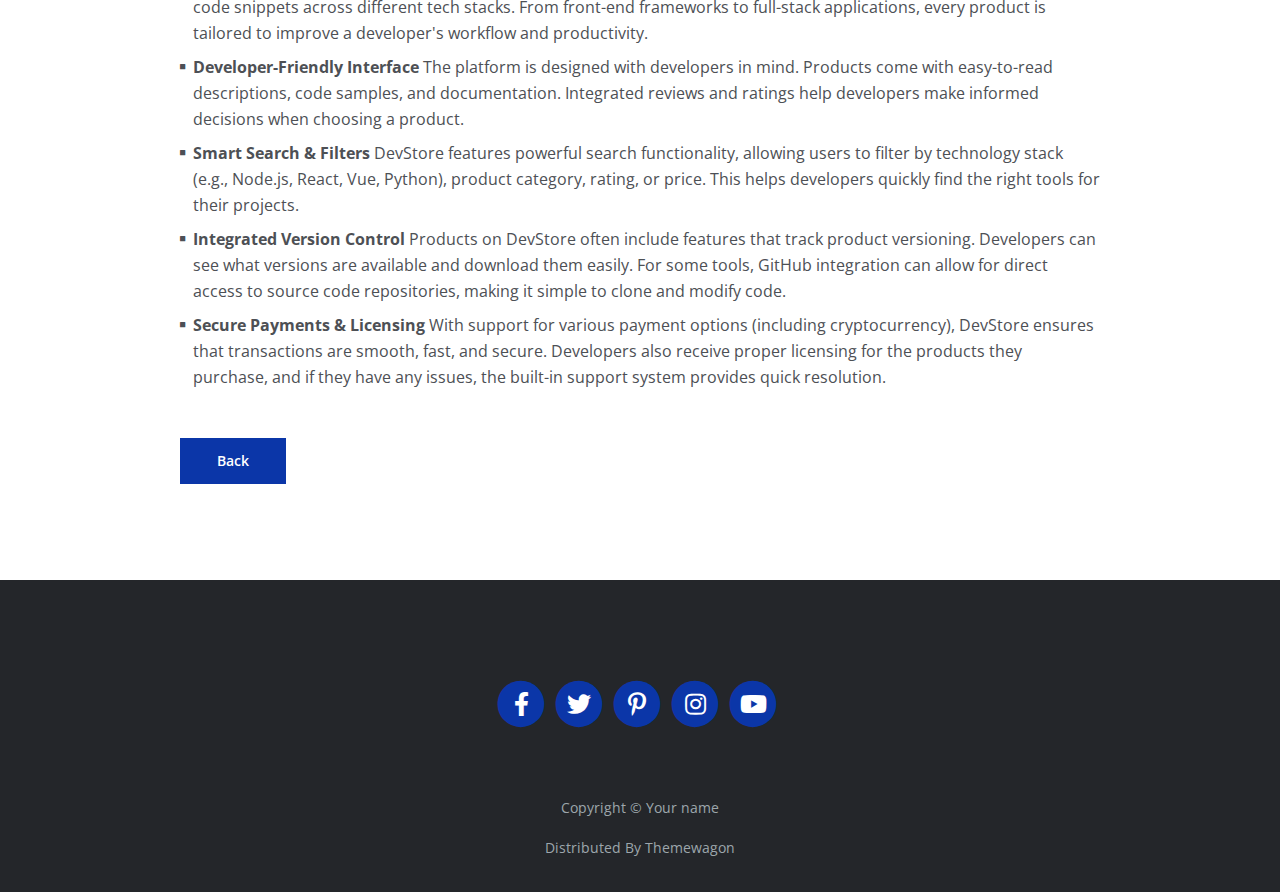
<file: devstore.html>
<!DOCTYPE html>
<html lang="en">
<head>
    <meta charset="utf-8">
    <meta name="viewport" content="width=device-width, initial-scale=1, shrink-to-fit=no">
    
    <!-- SEO Meta Tags -->
    <meta name="description" content="Your description">
    <meta name="author" content="Your name">

    <!-- OG Meta Tags to improve the way the post looks when you share the page on Facebook, Twitter, LinkedIn -->
	<meta property="og:site_name" content="" /> <!-- website name -->
	<meta property="og:site" content="" /> <!-- website link -->
	<meta property="og:title" content=""/> <!-- title shown in the actual shared post -->
	<meta property="og:description" content="" /> <!-- description shown in the actual shared post -->
	<meta property="og:image" content="" /> <!-- image link, make sure it's jpg -->
	<meta property="og:url" content="" /> <!-- where do you want your post to link to -->
	<meta name="twitter:card" content="summary_large_image"> <!-- to have large image post format in Twitter -->

    <!-- Webpage Title -->
    <title>Project Details - SolveGenics</title>
    
    <!-- Styles -->
    <link rel="preconnect" href="https://fonts.gstatic.com">
    <link href="https://fonts.googleapis.com/css2?family=Open+Sans:ital,wght@0,400;0,600;0,700;1,400&family=Poppins:wght@600&display=swap" rel="stylesheet">
    <link href="css/bootstrap.css" rel="stylesheet">
    <link href="css/fontawesome-all.css" rel="stylesheet">
	<link href="css/styles.css" rel="stylesheet">
	
	<!-- Favicon  -->
    <link rel="icon" href="images/favicon.png">
</head>
<body data-spy="scroll" data-target=".fixed-top">
    
    <!-- Navigation -->
    <nav class="navbar navbar-expand-lg fixed-top navbar-dark">
        <div class="container">
            
            <!-- Image Logo -->
            <a class="navbar-brand logo-image" href="index.html"><img src="images/logo.svg" alt="alternative"></a>  

            <!-- Text Logo - Use this if you don't have a graphic logo -->
            <!-- <a class="navbar-brand logo-text page-scroll" href="index.html">SolveGenics</a> -->

            <button class="navbar-toggler p-0 border-0" type="button" data-toggle="offcanvas">
                <span class="navbar-toggler-icon"></span>
            </button>

            <div class="navbar-collapse offcanvas-collapse" id="navbarsExampleDefault">
                <ul class="navbar-nav ml-auto">
                    <li class="nav-item">
                        <a class="nav-link page-scroll" href="index.html#header">Home <span class="sr-only">(current)</span></a>
                    </li>
                    <li class="nav-item">
                        <a class="nav-link page-scroll" href="index.html#about">About</a>
                    </li>
                    <li class="nav-item">
                        <a class="nav-link page-scroll" href="index.html#services">Services</a>
                    </li>
                    <li class="nav-item dropdown">
                        <a class="nav-link dropdown-toggle" href="#" id="dropdown01" data-toggle="dropdown" aria-haspopup="true" aria-expanded="false">Drop</a>
                        <div class="dropdown-menu" aria-labelledby="dropdown01">
                            <a class="dropdown-item page-scroll" href="project.html">Project Details</a>
                            <div class="dropdown-divider"></div>
                            <a class="dropdown-item page-scroll" href="terms.html">Terms Conditions</a>
                            <div class="dropdown-divider"></div>
                            <a class="dropdown-item page-scroll" href="privacy.html">Privacy Policy</a>
                        </div>
                    </li>
                    <li class="nav-item">
                        <a class="nav-link page-scroll" href="index.html#contact">Contact</a>
                    </li>
                </ul>
                <span class="nav-item social-icons">
                    <span class="fa-stack">
                        <a href="#your-link">
                            <i class="fas fa-circle fa-stack-2x"></i>
                            <i class="fab fa-facebook-f fa-stack-1x"></i>
                        </a>
                    </span>
                    <span class="fa-stack">
                        <a href="#your-link">
                            <i class="fas fa-circle fa-stack-2x"></i>
                            <i class="fab fa-twitter fa-stack-1x"></i>
                        </a>
                    </span>
                </span>
            </div> <!-- end of navbar-collapse -->
        </div> <!-- end of container -->
    </nav> <!-- end of navbar -->
    <!-- end of navigation -->


    <!-- Header -->
    <header class="ex-header">
        <div class="container">
            <div class="row">
                <div class="col-xl-10 offset-xl-1">
                    <h1>DevStore</h1>
                </div> <!-- end of col -->
            </div> <!-- end of row -->
        </div> <!-- end of container -->
    </header> <!-- end of ex-header -->
    <!-- end of header -->


    <!-- Basic -->
    <div class="ex-basic-1 pt-5 pb-5">
        <div class="container text-center">
            <div class="row">
                <div class="col-lg-12">
                    <img class="img-fluid mt-5 mb-3" src="images/devstore.jpg" alt="alternative">
                </div> <!-- end of col -->
            </div> <!-- end of row -->
        </div> <!-- end of container -->
    </div> <!-- end of ex-basic-1 -->
    <!-- end of basic -->


    <!-- Basic -->
    <div class="ex-basic-1 pt-4">
        <div class="container">
            <div class="row">
                <div class="col-xl-10 offset-xl-1">
                    <p>
                        Are you looking for ways to enhance the tools and resources available for your development projects? Look no further. At DevStore, we’ve created a curated collection of premium development tools, frameworks, plugins, and templates that are designed to streamline your workflow and help you build exceptional software.
                    </p>
                    <p>
                        While all products in the collection are premium and require a purchase, the prices are affordable, ensuring they won’t break your budget while supporting the creators behind the tools. In return, you get access to high-quality, regularly updated products, along with exceptional technical support to ensure seamless integration into your projects.
                    </p>
                    <!-- <p>Are you looking for ways to grow the user base for your mobile application? Then you have arrived at the right place. Here you will find a curated collection of landing page HTML templates that will help you build an engaging online presentation for your mobile app and convince visitors to become loyal paying users.</p>
                    <p class="mb-5">All templates in the roundup are premium which means you need to pay for them but we're talking small amounts of money which won't break your bank account but will help authors make a living. In return you get a high quality, updated item together with high quality and very prompt technical support.</p>

                    <h2 class="mb-3">Advantages of working with this template</h2>
                    <p>Besides buying the template you need some basic web skills in order to customize it. Nothing too fancy HTML/CSS will do just fine and a little bit of image editing. You can always hire a web designer to help with the customization work while you provide the template and the content that is the most important.</p>
                    <p class="mb-4">Riga is a landing page HTML template made with Bootstrap to help you showcase your mobile app online and persuade visitors to download it from the app stores. The author used Bootstrap to build the template and integrated a nice animated navigation that slides from outside the screen.</p> -->
                </div> <!-- end of col -->
            </div> <!-- end of row -->
        </div> <!-- end of container -->
    </div> <!-- end of ex-basic-1 -->
    <!-- end of basic -->


    <!-- Cards -->
    <div class="ex-cards-1 pt-3 pb-3">
        <div class="container">
            <div class="row">
                <div class="col-lg-12">
                    
                    <!-- Card -->
                    <div class="card">
                        <ul class="list-unstyled">
                            <li class="media">
                                <span class="fa-stack">
                                    <span class="fas fa-circle fa-stack-2x"></span>
                                    <span class="fa-stack-1x">1</span>
                                </span>
                                <div class="media-body">
                                    <h5>High Quality Service</h5>
                                    <p>
                                        Features include high-performance tools, seamless integration with popular frameworks, and robust plugins that are regularly updated for maximum compatibility and usability.
                                    </p>
                                    <!-- <p>Features include an eye catching morphtext in the header, details lightbox for more details information</p> -->
                                </div>
                            </li>
                        </ul>
                    </div> <!-- end of card -->
                    <!-- end of card -->

                    <!-- Card -->
                    <div class="card">
                        <ul class="list-unstyled">
                            <li class="media">
                                <span class="fa-stack">
                                    <span class="fas fa-circle fa-stack-2x"></span>
                                    <span class="fa-stack-1x">2</span>
                                </span>
                                <div class="media-body">
                                    <h5>Prompt Timely Delivery</h5>
                                    <p>
                                        The products are designed for quick implementation with easy-to-use documentation, plus responsive support to ensure timely solutions to any queries or issues.
                                    </p>
                                    <!-- <p>Statistics numbers for important values, card slider for testimonials, image slider for customer logos</p> -->
                                </div>
                            </li>
                        </ul>
                    </div> <!-- end of card -->
                    <!-- end of card -->

                    <!-- Card -->
                    <div class="card">
                        <ul class="list-unstyled">
                            <li class="media">
                                <span class="fa-stack">
                                    <span class="fas fa-circle fa-stack-2x"></span>
                                    <span class="fa-stack-1x">3</span>
                                </span>
                                <div class="media-body">
                                    <h5>Skilled Team Involved</h5>
                                    <p>
                                        Each tool is developed by a team of experienced developers who prioritize quality, with additional resources such as example code, detailed documentation, and FAQs to help you get the most out of your purchase.
                                    </p>
                                    <!-- <p>Some useful extra pages are bundled with the template lik article details, terms conditions and privacy policy</p> -->
                                </div>
                            </li>
                        </ul>
                    </div> <!-- end of card -->
                    <!-- end of card -->

                </div> <!-- end of col -->   
            </div> <!-- end of row -->   
        </div> <!-- end of container -->   
    </div> <!-- end of ex-cards-1 -->
    <!-- end of cards -->


    <!-- Basic -->
    <div class="ex-basic-1 pt-3 pb-5">
        <div class="container">
            <div class="row">
                <div class="col-xl-10 offset-xl-1">
                    <!-- <p class="mb-5">Features include an eye catching morphtext in the header, details lightbox for more details information, statistics numbers for important values, card slider for testimonials, image slider for customer logos and working forms that will enable your landing page to provide leads in order to achieve your SolveGenicseting goals.</p>
                    
                    <h2 class="mb-4">New elements added to the package</h2>
                    <img class="img-fluid mb-5" src="images/project-details-small.jpg" alt="alternative">
                    <p>Some useful extra pages are bundled with the template lik article details, terms conditions and privacy policy which can be customized as per your requirements. Riga has an impactful dark style design combined with warm colors and angular background shapes with the unique goal of making your mobile app stand out.</p>
                    <p class="mb-5">Leon is an easy to customize landing page HTML template built with Bootstrap for promoting mobile apps to the online audience and making visitors download them from app stores. This template is built with HTML, CSS and Bootstrap to ensure the highest flexibility for all users.</p>
                    <div class="text-box mb-5">
                        <h3>Visitors love a beautiful and efficient website</h3>
                        <p>All designers, developers and tech-savvy people will be able to customize this template with basic web coding skills. Among the features you will find details lightbox for more details information, tabbed content for feature details, video lightbox, card slider for testimonials, statistics numbers, image slider for customer logos, dropdown navigation and useful extra pages for article details, terms.</p>
                    </div> -->
                    <!-- <p class="mb-4">Together with touches of call to action green, the overall landing page design will showcase your app beautifully and will help with convincing visitors to download it from the app stores. Orange and gray hues with one color backgrounds to maximize the impact of your content image slider for customer logos and working forms.</p> -->
                    <ul class="list-unstyled li-space-lg mb-5">
                        <li class="media">
                            <i class="fas fa-square"></i>
                            <div class="media-body"><strong> Wide Range of Products</strong> Developers can explore a curated selection of tools, plugins, themes, API integrations, and code snippets across different tech stacks. From front-end frameworks to full-stack applications,
                                 every product is tailored to improve a developer's workflow and productivity.</div>
                        </li>
                        <li class="media">
                            <i class="fas fa-square"></i>
                            <div class="media-body"><strong> Developer-Friendly Interface</strong> The platform is designed with developers in mind. Products come with easy-to-read descriptions, code samples, and documentation. Integrated reviews and ratings 
                                help developers make informed decisions when choosing a product.</div>
                        </li>
                        <li class="media">
                            <i class="fas fa-square"></i>
                            <div class="media-body"><strong> Smart Search & Filters</strong> DevStore features powerful search functionality, allowing users to filter by technology stack (e.g., Node.js, React, Vue, Python), product category, rating, or price.
                                 This helps developers quickly find the right tools for their projects.</div>
                        </li>
                        <li class="media">
                            <i class="fas fa-square"></i>
                            <div class="media-body"><strong> Integrated Version Control</strong> Products on DevStore often include features that track product versioning. Developers can see what versions are available and download them easily. For some tools, GitHub integration can allow for direct access to source code repositories,
                                 making it simple to clone and modify code.</div>
                        </li>
                        <li class="media">
                            <i class="fas fa-square"></i>
                            <div class="media-body"><strong> Secure Payments & Licensing</strong> With support for various payment options (including cryptocurrency), DevStore ensures that transactions are smooth, fast, and secure. Developers also receive proper licensing for the products they purchase, and if they have any issues, 
                                the built-in support system provides quick resolution.</div>
                        </li>
                        <!-- <li class="media">
                            <i class="fas fa-square"></i>
                            <div class="media-body"><strong>Wide Range of Products</strong> for testimonials, statistics numbers for important values image slider for logos</div>
                        </li>
                        <li class="media">
                            <i class="fas fa-square"></i>
                            <div class="media-body"><strong>Developer-Friendly Interface</strong> and useful extra pages for article details, terms conditions and privacy policy</div>
                        </li>
                        <li class="media">
                            <i class="fas fa-square"></i>
                            <div class="media-body"><strong>Smart Search & Filters</strong> mixing purple, orange and gray hues with one color backgrounds to maximize</div>
                        </li>
                        <li class="media">
                            <i class="fas fa-square"></i>
                            <div class="media-body"><strong>Integrated Version Control</strong> touches of call to action green, the overall landing page design will showcase your app</div>
                        </li>
                        <li class="media">
                            <i class="fas fa-square"></i>
                            <div class="media-body"><strong>Secure Payments & Licensing</strong> is built with HTML, CSS and Bootstrap to ensure the highest flexibility for all users</div>
                        </li> -->
                    </ul>

                    <a class="btn-solid-reg mb-5" href="index.html">Back</a>
                </div> <!-- end of col -->
            </div> <!-- end of row -->
        </div> <!-- end of container -->
    </div> <!-- end of ex-basic-1 -->
    <!-- end of basic -->


    <!-- Footer -->
    <div class="footer bg-gray">
        <div class="container">
            <div class="row">
                <div class="col-lg-12">
                    <div class="social-container">
                        <span class="fa-stack">
                            <a href="#your-link">
                                <i class="fas fa-circle fa-stack-2x"></i>
                                <i class="fab fa-facebook-f fa-stack-1x"></i>
                            </a>
                        </span>
                        <span class="fa-stack">
                            <a href="#your-link">
                                <i class="fas fa-circle fa-stack-2x"></i>
                                <i class="fab fa-twitter fa-stack-1x"></i>
                            </a>
                        </span>
                        <span class="fa-stack">
                            <a href="#your-link">
                                <i class="fas fa-circle fa-stack-2x"></i>
                                <i class="fab fa-pinterest-p fa-stack-1x"></i>
                            </a>
                        </span>
                        <span class="fa-stack">
                            <a href="#your-link">
                                <i class="fas fa-circle fa-stack-2x"></i>
                                <i class="fab fa-instagram fa-stack-1x"></i>
                            </a>
                        </span>
                        <span class="fa-stack">
                            <a href="#your-link">
                                <i class="fas fa-circle fa-stack-2x"></i>
                                <i class="fab fa-youtube fa-stack-1x"></i>
                            </a>
                        </span>
                    </div> <!-- end of social-container -->
                </div> <!-- end of col -->
            </div> <!-- end of row -->
        </div> <!-- end of container -->
    </div> <!-- end of footer -->  
    <!-- end of footer -->


    <!-- Copyright -->
    <div class="copyright bg-gray">
        <div class="container">
            <div class="row">
                <div class="col-lg-12">
                    <p class="p-small">Copyright © <a class="no-line" href="#your-link">Your name</a></p>
                </div> <!-- end of col -->
            </div> <!-- enf of row -->
        </div> <!-- end of container -->


        <div class="container">
            <div class="row">
                <div class="col-lg-12">
                    <p class="p-small">Distributed By <a class="no-line" href="https://themewagon.com/">Themewagon</a></p>
                </div> <!-- end of col -->
            </div> <!-- enf of row -->
        </div> <!-- end of container -->
    </div> <!-- end of copyright --> 
    <!-- end of copyright -->
    
    	
    <!-- Scripts -->
    <script src="js/jquery.min.js"></script> <!-- jQuery for Bootstrap's JavaScript plugins -->
    <script src="js/bootstrap.min.js"></script> <!-- Bootstrap framework -->
    <script src="js/jquery.easing.min.js"></script> <!-- jQuery Easing for smooth scrolling between anchors -->
    <script src="js/scripts.js"></script> <!-- Custom scripts -->
</body>
</html>
</file>
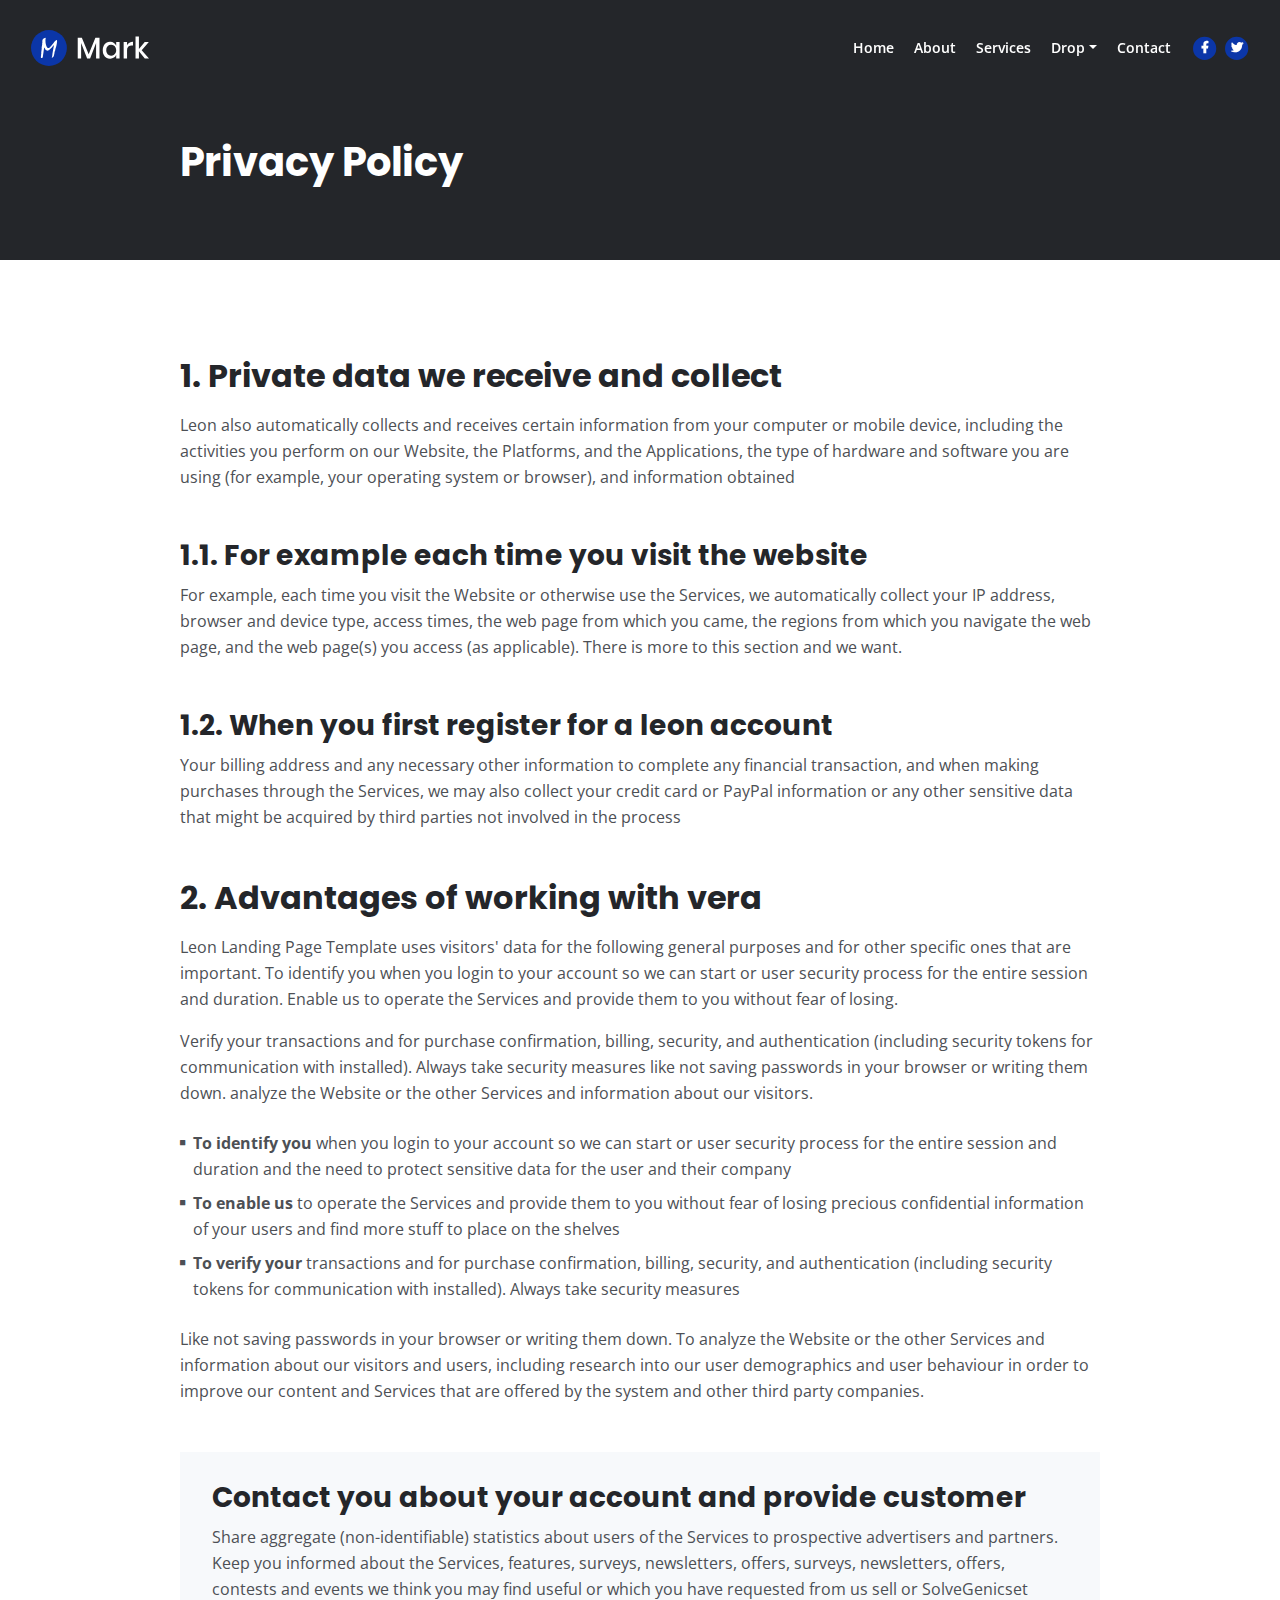
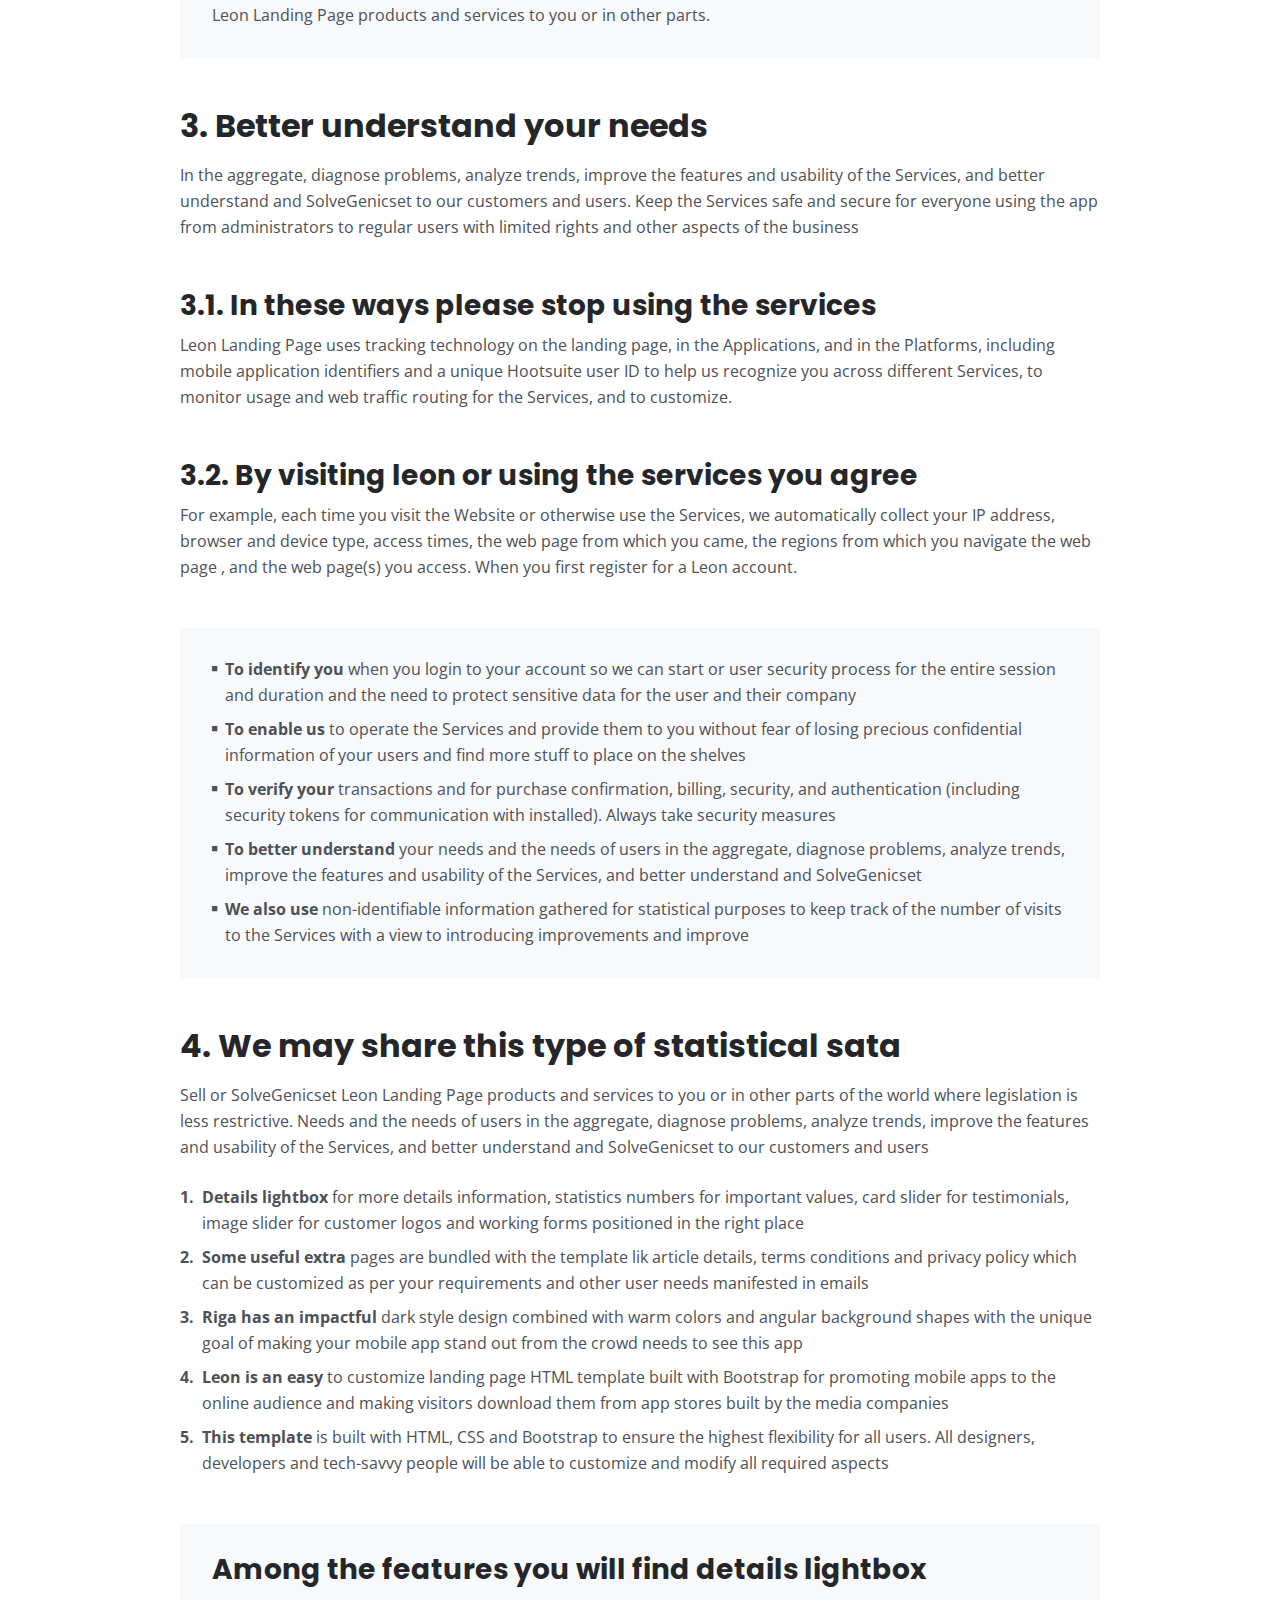
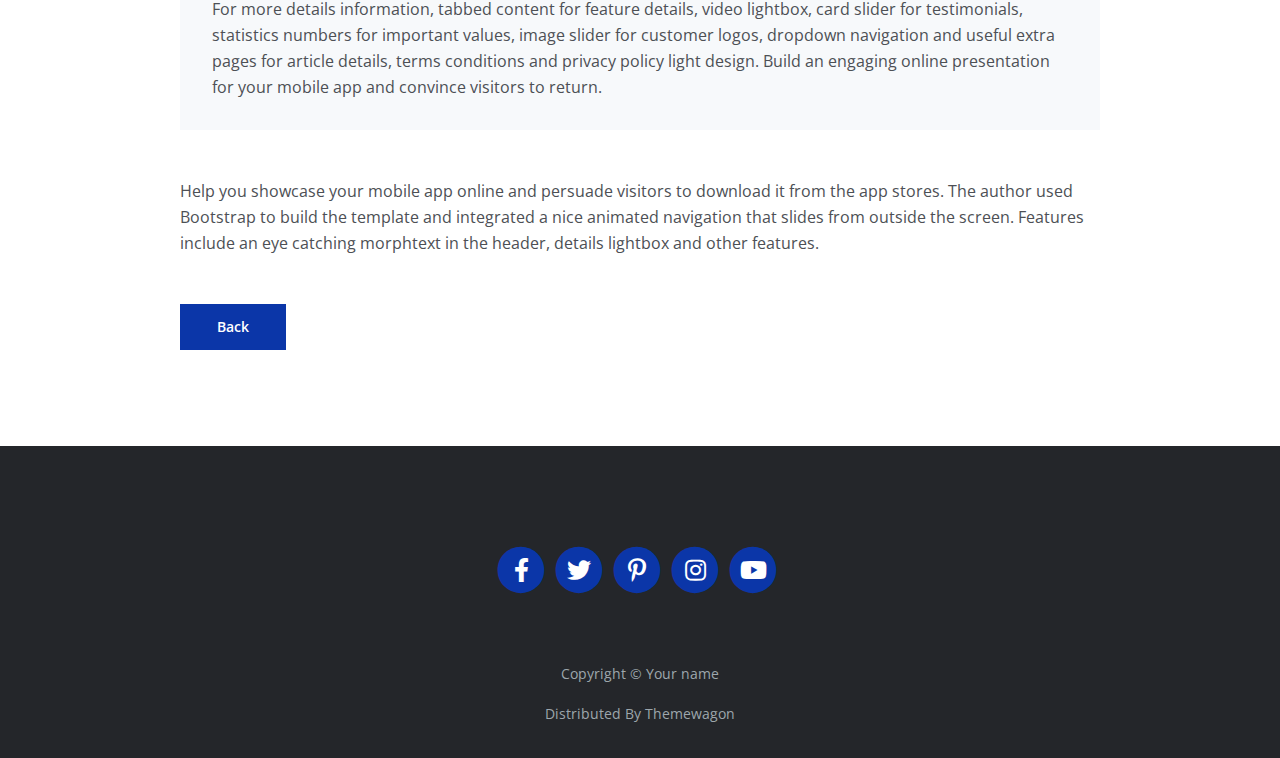
<file: privacy.html>
<!DOCTYPE html>
<html lang="en">
<head>
    <meta charset="utf-8">
    <meta name="viewport" content="width=device-width, initial-scale=1, shrink-to-fit=no">
    
    <!-- SEO Meta Tags -->
    <meta name="description" content="Your description">
    <meta name="author" content="Your name">

    <!-- OG Meta Tags to improve the way the post looks when you share the page on Facebook, Twitter, LinkedIn -->
	<meta property="og:site_name" content="" /> <!-- website name -->
	<meta property="og:site" content="" /> <!-- website link -->
	<meta property="og:title" content=""/> <!-- title shown in the actual shared post -->
	<meta property="og:description" content="" /> <!-- description shown in the actual shared post -->
	<meta property="og:image" content="" /> <!-- image link, make sure it's jpg -->
	<meta property="og:url" content="" /> <!-- where do you want your post to link to -->
	<meta name="twitter:card" content="summary_large_image"> <!-- to have large image post format in Twitter -->

    <!-- Webpage Title -->
    <title>Privacy Policy - SolveGenics</title>
    
    <!-- Styles -->
    <link rel="preconnect" href="https://fonts.gstatic.com">
    <link href="https://fonts.googleapis.com/css2?family=Open+Sans:ital,wght@0,400;0,600;0,700;1,400&family=Poppins:wght@600&display=swap" rel="stylesheet">
    <link href="css/bootstrap.css" rel="stylesheet">
    <link href="css/fontawesome-all.css" rel="stylesheet">
	<link href="css/styles.css" rel="stylesheet">
	
	<!-- Favicon  -->
    <link rel="icon" href="images/favicon.png">
</head>
<body data-spy="scroll" data-target=".fixed-top">
    
    <!-- Navigation -->
    <nav class="navbar navbar-expand-lg fixed-top navbar-dark">
        <div class="container">
            
            <!-- Image Logo -->
            <a class="navbar-brand logo-image" href="index.html"><img src="images/logo.svg" alt="alternative"></a>  

            <!-- Text Logo - Use this if you don't have a graphic logo -->
            <!-- <a class="navbar-brand logo-text page-scroll" href="index.html">SolveGenics</a> -->

            <button class="navbar-toggler p-0 border-0" type="button" data-toggle="offcanvas">
                <span class="navbar-toggler-icon"></span>
            </button>

            <div class="navbar-collapse offcanvas-collapse" id="navbarsExampleDefault">
                <ul class="navbar-nav ml-auto">
                    <li class="nav-item">
                        <a class="nav-link page-scroll" href="index.html#header">Home <span class="sr-only">(current)</span></a>
                    </li>
                    <li class="nav-item">
                        <a class="nav-link page-scroll" href="index.html#about">About</a>
                    </li>
                    <li class="nav-item">
                        <a class="nav-link page-scroll" href="index.html#services">Services</a>
                    </li>
                    <li class="nav-item dropdown">
                        <a class="nav-link dropdown-toggle" href="#" id="dropdown01" data-toggle="dropdown" aria-haspopup="true" aria-expanded="false">Drop</a>
                        <div class="dropdown-menu" aria-labelledby="dropdown01">
                            <a class="dropdown-item page-scroll" href="project.html">Project Details</a>
                            <div class="dropdown-divider"></div>
                            <a class="dropdown-item page-scroll" href="terms.html">Terms Conditions</a>
                            <div class="dropdown-divider"></div>
                            <a class="dropdown-item page-scroll" href="privacy.html">Privacy Policy</a>
                        </div>
                    </li>
                    <li class="nav-item">
                        <a class="nav-link page-scroll" href="index.html#contact">Contact</a>
                    </li>
                </ul>
                <span class="nav-item social-icons">
                    <span class="fa-stack">
                        <a href="#your-link">
                            <i class="fas fa-circle fa-stack-2x"></i>
                            <i class="fab fa-facebook-f fa-stack-1x"></i>
                        </a>
                    </span>
                    <span class="fa-stack">
                        <a href="#your-link">
                            <i class="fas fa-circle fa-stack-2x"></i>
                            <i class="fab fa-twitter fa-stack-1x"></i>
                        </a>
                    </span>
                </span>
            </div> <!-- end of navbar-collapse -->
        </div> <!-- end of container -->
    </nav> <!-- end of navbar -->
    <!-- end of navigation -->


    <!-- Header -->
    <header class="ex-header">
        <div class="container">
            <div class="row">
                <div class="col-xl-10 offset-xl-1">
                    <h1>Privacy Policy</h1>
                </div> <!-- end of col -->
            </div> <!-- end of row -->
        </div> <!-- end of container -->
    </header> <!-- end of ex-header -->
    <!-- end of header -->


    <!-- Basic -->
    <div class="ex-basic-1 pt-5 pb-5">
        <div class="container">
            <div class="row">
                <div class="col-xl-10 offset-xl-1">
                    <h2 class="mt-5 mb-3">1. Private data we receive and collect</h2>
                    <p class="mb-5">Leon also automatically collects and receives certain information from your computer or mobile device, including the activities you perform on our Website, the Platforms, and the Applications, the type of hardware and software you are using (for example, your operating system or browser), and information obtained</p>
                    <h3>1.1. For example each time you visit the website</h3>
                    <p class="mb-5">For example, each time you visit the Website or otherwise use the Services, we automatically collect your IP address, browser and device type, access times, the web page from which you came, the regions from which you navigate the web page, and the web page(s) you access (as applicable). There is more to this section and we want.</p>
                    <h3>1.2. When you first register for a leon account</h3>
                    <p class="mb-5">Your billing address and any necessary other information to complete any financial transaction, and when making purchases through the Services, we may also collect your credit card or PayPal information or any other sensitive data that might be acquired by third parties not involved in the process</p>
                    
                    <h2 class="mb-3">2. Advantages of working with vera</h2>
                    <p>Leon Landing Page Template uses visitors' data for the following general purposes and for other specific ones that are important. To identify you when you login to your account so we can start or user security process for the entire session and duration. Enable us to operate the Services and provide them to you without fear of losing.</p>
                    <p class="mb-4">Verify your transactions and for purchase confirmation, billing, security, and authentication (including security tokens for communication with installed). Always take security measures like not saving passwords in your browser or writing them down. analyze the Website or the other Services and information about our visitors.</p>
                    <ul class="list-unstyled li-space-lg mb-4">
                        <li class="media">
                            <i class="fas fa-square"></i>
                            <div class="media-body"><strong>To identify you</strong> when you login to your account so we can start or user security process for the entire session and duration and the need to protect sensitive data for the user and their company</div>
                        </li>
                        <li class="media">
                            <i class="fas fa-square"></i>
                            <div class="media-body"><strong>To enable us</strong> to operate the Services and provide them to you without fear of losing precious confidential information of your users and find more stuff to place on the shelves</div>
                        </li>
                        <li class="media">
                            <i class="fas fa-square"></i>
                            <div class="media-body"><strong>To verify your</strong> transactions and for purchase confirmation, billing, security, and authentication (including security tokens for communication with installed). Always take security measures</div>
                        </li>
                    </ul>
                    <p class="mb-5">Like not saving passwords in your browser or writing them down. To analyze the Website or the other Services and information about our visitors and users, including research into our user demographics and user behaviour in order to improve our content and Services that are offered by the system and other third party companies.</p>
                    <div class="text-box mb-5">
                        <h3>Contact you about your account and provide customer</h3>
                        <p>Share aggregate (non-identifiable) statistics about users of the Services to prospective advertisers and partners. Keep you informed about the Services, features, surveys, newsletters, offers, surveys, newsletters, offers, contests and events we think you may find useful or which you have requested from us sell or SolveGenicset Leon Landing Page products and services to you or in other parts.</p>
                    </div> <!-- end of text-box -->
                    
                    <h2 class="mb-3">3. Better understand your needs</h2>
                    <p class="mb-5"> In the aggregate, diagnose problems, analyze trends, improve the features and usability of the Services, and better understand and SolveGenicset to our customers and users. Keep the Services safe and secure for everyone using the app from administrators to regular users with limited rights and other aspects of the business</p>
                    <h3>3.1. In these ways please stop using the services</h3>
                    <p class="mb-5">Leon Landing Page uses tracking technology on the landing page, in the Applications, and in the Platforms, including mobile application identifiers and a unique Hootsuite user ID to help us recognize you across different Services, to monitor usage and web traffic routing for the Services, and to customize.</p>
                    <h3>3.2. By visiting leon or using the services you agree</h3>
                    <p class="mb-5">For example, each time you visit the Website or otherwise use the Services, we automatically collect your IP address, browser and device type, access times, the web page from which you came, the regions from which you navigate the web page , and the web page(s) you access. When you first register for a Leon account.</p>
                    <div class="text-box mb-5">
                        <ul class="list-unstyled li-space-lg">
                            <li class="media">
                                <i class="fas fa-square"></i>
                                <div class="media-body"><strong>To identify you</strong> when you login to your account so we can start or user security process for the entire session and duration and the need to protect sensitive data for the user and their company</div>
                            </li>
                            <li class="media">
                                <i class="fas fa-square"></i>
                                <div class="media-body"><strong>To enable us</strong> to operate the Services and provide them to you without fear of losing precious confidential information of your users and find more stuff to place on the shelves</div>
                            </li>
                            <li class="media">
                                <i class="fas fa-square"></i>
                                <div class="media-body"><strong>To verify your</strong> transactions and for purchase confirmation, billing, security, and authentication (including security tokens for communication with installed). Always take security measures</div>
                            </li>
                            <li class="media">
                                <i class="fas fa-square"></i>
                                <div class="media-body"><strong>To better understand</strong> your needs and the needs of users in the aggregate, diagnose problems, analyze trends, improve the features and usability of the Services, and better understand and SolveGenicset</div>
                            </li>
                            <li class="media">
                                <i class="fas fa-square"></i>
                                <div class="media-body"><strong>We also use</strong> non-identifiable information gathered for statistical purposes to keep track of the number of visits to the Services with a view to introducing improvements and improve</div>
                            </li>
                        </ul>
                    </div> <!-- end of text-box -->
                    
                    <h2 class="mb-3">4. We may share this type of statistical sata</h2>
                    <p class="mb-4">Sell or SolveGenicset Leon Landing Page products and services to you or in other parts of the world where legislation is less restrictive. Needs and the needs of users in the aggregate, diagnose problems, analyze trends, improve the features and usability of the Services, and better understand and SolveGenicset to our customers and users</p>
                    <ul class="list-unstyled li-space-lg mb-5">
                        <li class="media">
                            <strong>1.</strong>
                            <div class="media-body"><strong>Details lightbox</strong> for more details information, statistics numbers for important values, card slider for testimonials, image slider for customer logos and working forms positioned in the right place</div>
                        </li>
                        <li class="media">
                            <strong>2.</strong>
                            <div class="media-body"><strong>Some useful extra</strong> pages are bundled with the template lik article details, terms conditions and privacy policy which can be customized as per your requirements and other user needs manifested in emails</div>
                        </li>
                        <li class="media">
                            <strong>3.</strong>
                            <div class="media-body"><strong>Riga has an impactful</strong> dark style design combined with warm colors and angular background shapes with the unique goal of making your mobile app stand out from the crowd needs to see this app</div>
                        </li>
                        <li class="media">
                            <strong>4.</strong>
                            <div class="media-body"><strong>Leon is an easy</strong> to customize landing page HTML template built with Bootstrap for promoting mobile apps to the online audience and making visitors download them from app stores built by the media companies</div>
                        </li>
                        <li class="media">
                            <strong>5.</strong>
                            <div class="media-body"><strong>This template</strong> is built with HTML, CSS and Bootstrap to ensure the highest flexibility for all users. All designers, developers and tech-savvy people will be able to customize and modify all required aspects</div>
                        </li>
                    </ul>
                    
                    <div class="text-box mb-5">
                        <h3>Among the features you will find details lightbox</h3>
                        <p>For more details information, tabbed content for feature details, video lightbox, card slider for testimonials, statistics numbers for important values, image slider for customer logos, dropdown navigation and useful extra pages for article details, terms conditions and privacy policy light design. Build an engaging online presentation for your mobile app and convince visitors to return.</p>
                    </div> <!-- end of text-box -->
                    <p class="mb-5">Help you showcase your mobile app online and persuade visitors to download it from the app stores. The author used Bootstrap to build the template and integrated a nice animated navigation that slides from outside the screen. Features include an eye catching morphtext in the header, details lightbox and other features.</p>
                    
                    <a class="btn-solid-reg mb-5" href="index.html">Back</a>
                </div> <!-- end of col -->
            </div> <!-- end of row -->
        </div> <!-- end of container -->
    </div> <!-- end of ex-basic-1 -->
    <!-- end of basic -->


    <!-- Footer -->
    <div class="footer bg-gray">
        <div class="container">
            <div class="row">
                <div class="col-lg-12">
                    <div class="social-container">
                        <span class="fa-stack">
                            <a href="#your-link">
                                <i class="fas fa-circle fa-stack-2x"></i>
                                <i class="fab fa-facebook-f fa-stack-1x"></i>
                            </a>
                        </span>
                        <span class="fa-stack">
                            <a href="#your-link">
                                <i class="fas fa-circle fa-stack-2x"></i>
                                <i class="fab fa-twitter fa-stack-1x"></i>
                            </a>
                        </span>
                        <span class="fa-stack">
                            <a href="#your-link">
                                <i class="fas fa-circle fa-stack-2x"></i>
                                <i class="fab fa-pinterest-p fa-stack-1x"></i>
                            </a>
                        </span>
                        <span class="fa-stack">
                            <a href="#your-link">
                                <i class="fas fa-circle fa-stack-2x"></i>
                                <i class="fab fa-instagram fa-stack-1x"></i>
                            </a>
                        </span>
                        <span class="fa-stack">
                            <a href="#your-link">
                                <i class="fas fa-circle fa-stack-2x"></i>
                                <i class="fab fa-youtube fa-stack-1x"></i>
                            </a>
                        </span>
                    </div> <!-- end of social-container -->
                </div> <!-- end of col -->
            </div> <!-- end of row -->
        </div> <!-- end of container -->
    </div> <!-- end of footer -->  
    <!-- end of footer -->


    <!-- Copyright -->
    <div class="copyright bg-gray">
        <div class="container">
            <div class="row">
                <div class="col-lg-12">
                    <p class="p-small">Copyright © <a class="no-line" href="#your-link">Your name</a></p>
                </div> <!-- end of col -->
            </div> <!-- enf of row -->
        </div> <!-- end of container -->

        <div class="container">
            <div class="row">
                <div class="col-lg-12">
                    <p class="p-small">Distributed By <a class="no-line" href="https://themewagon.com/">Themewagon</a></p>
                </div> <!-- end of col -->
            </div> <!-- enf of row -->
        </div> <!-- end of container -->
    </div> <!-- end of copyright --> 
    <!-- end of copyright -->
    
    	
    <!-- Scripts -->
    <script src="js/jquery.min.js"></script> <!-- jQuery for Bootstrap's JavaScript plugins -->
    <script src="js/bootstrap.min.js"></script> <!-- Bootstrap framework -->
    <script src="js/jquery.easing.min.js"></script> <!-- jQuery Easing for smooth scrolling between anchors -->
    <script src="js/scripts.js"></script> <!-- Custom scripts -->
</body>
</html>
</file>
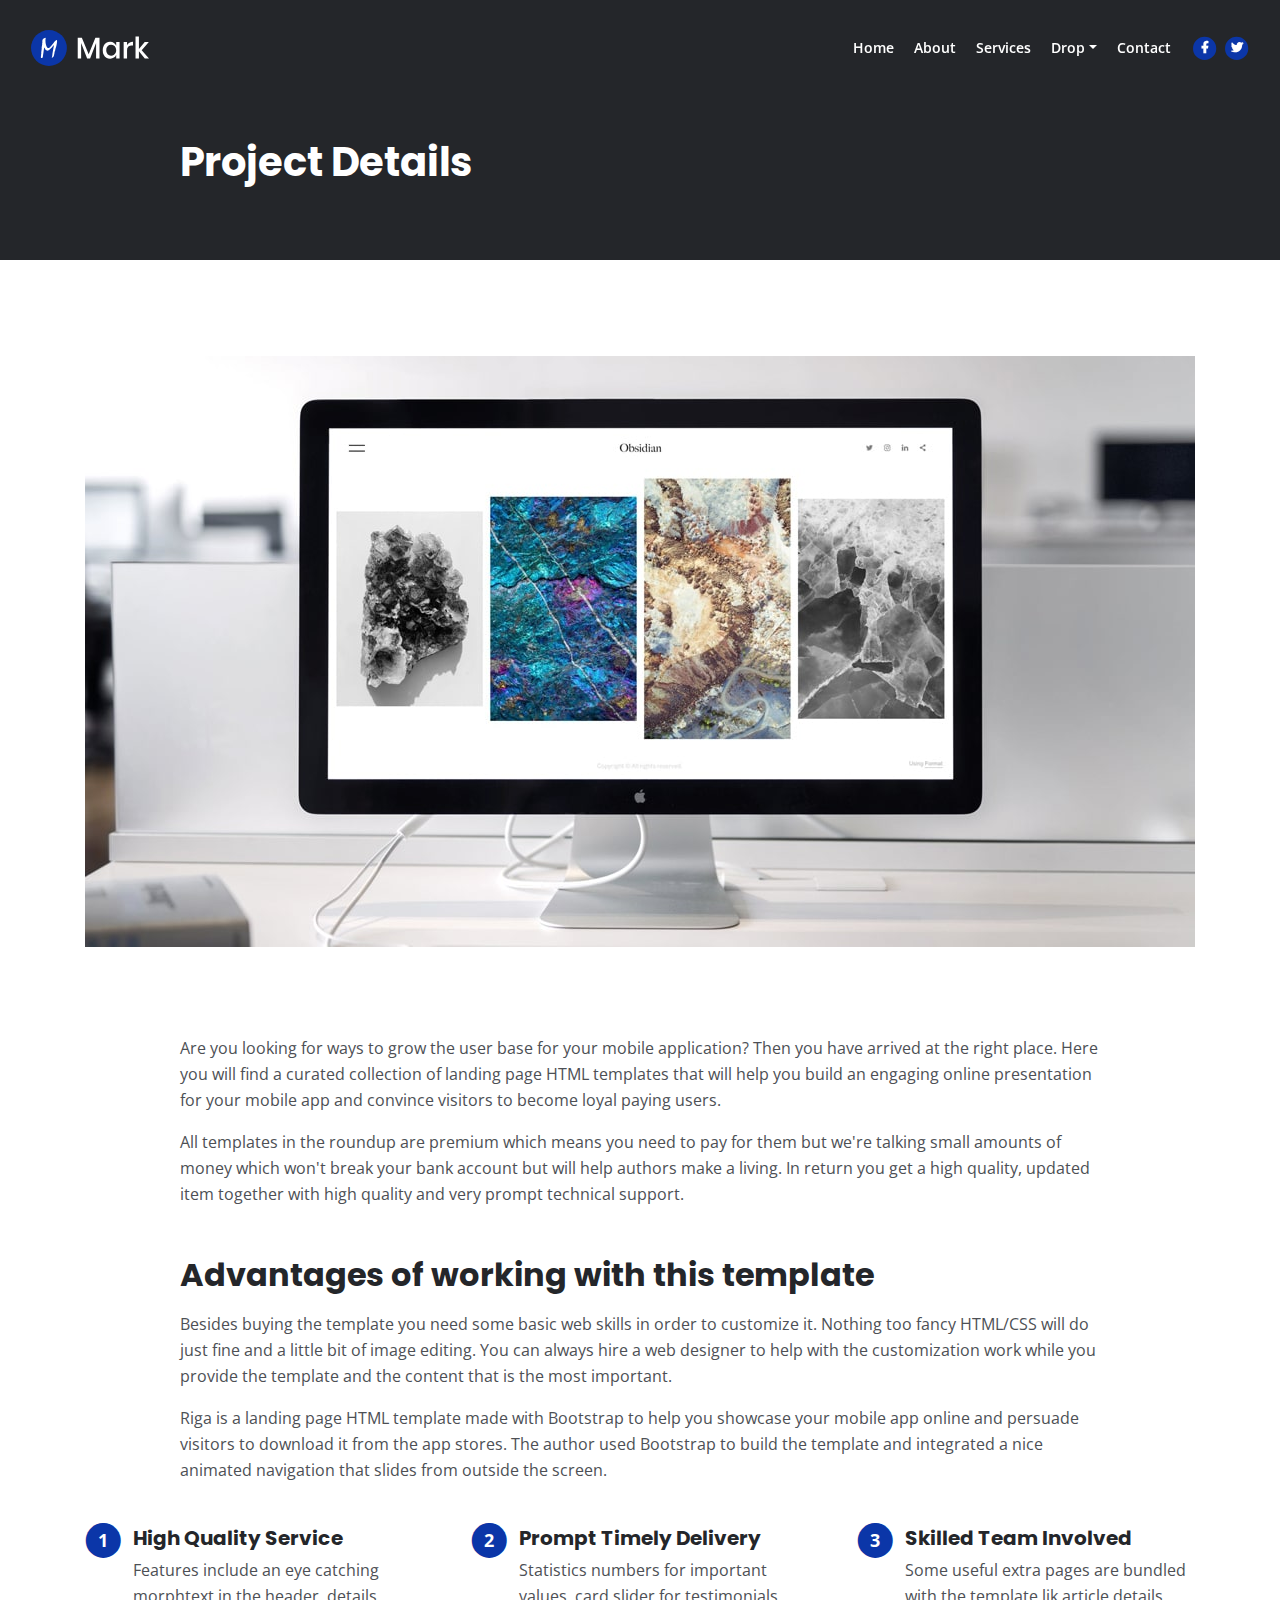
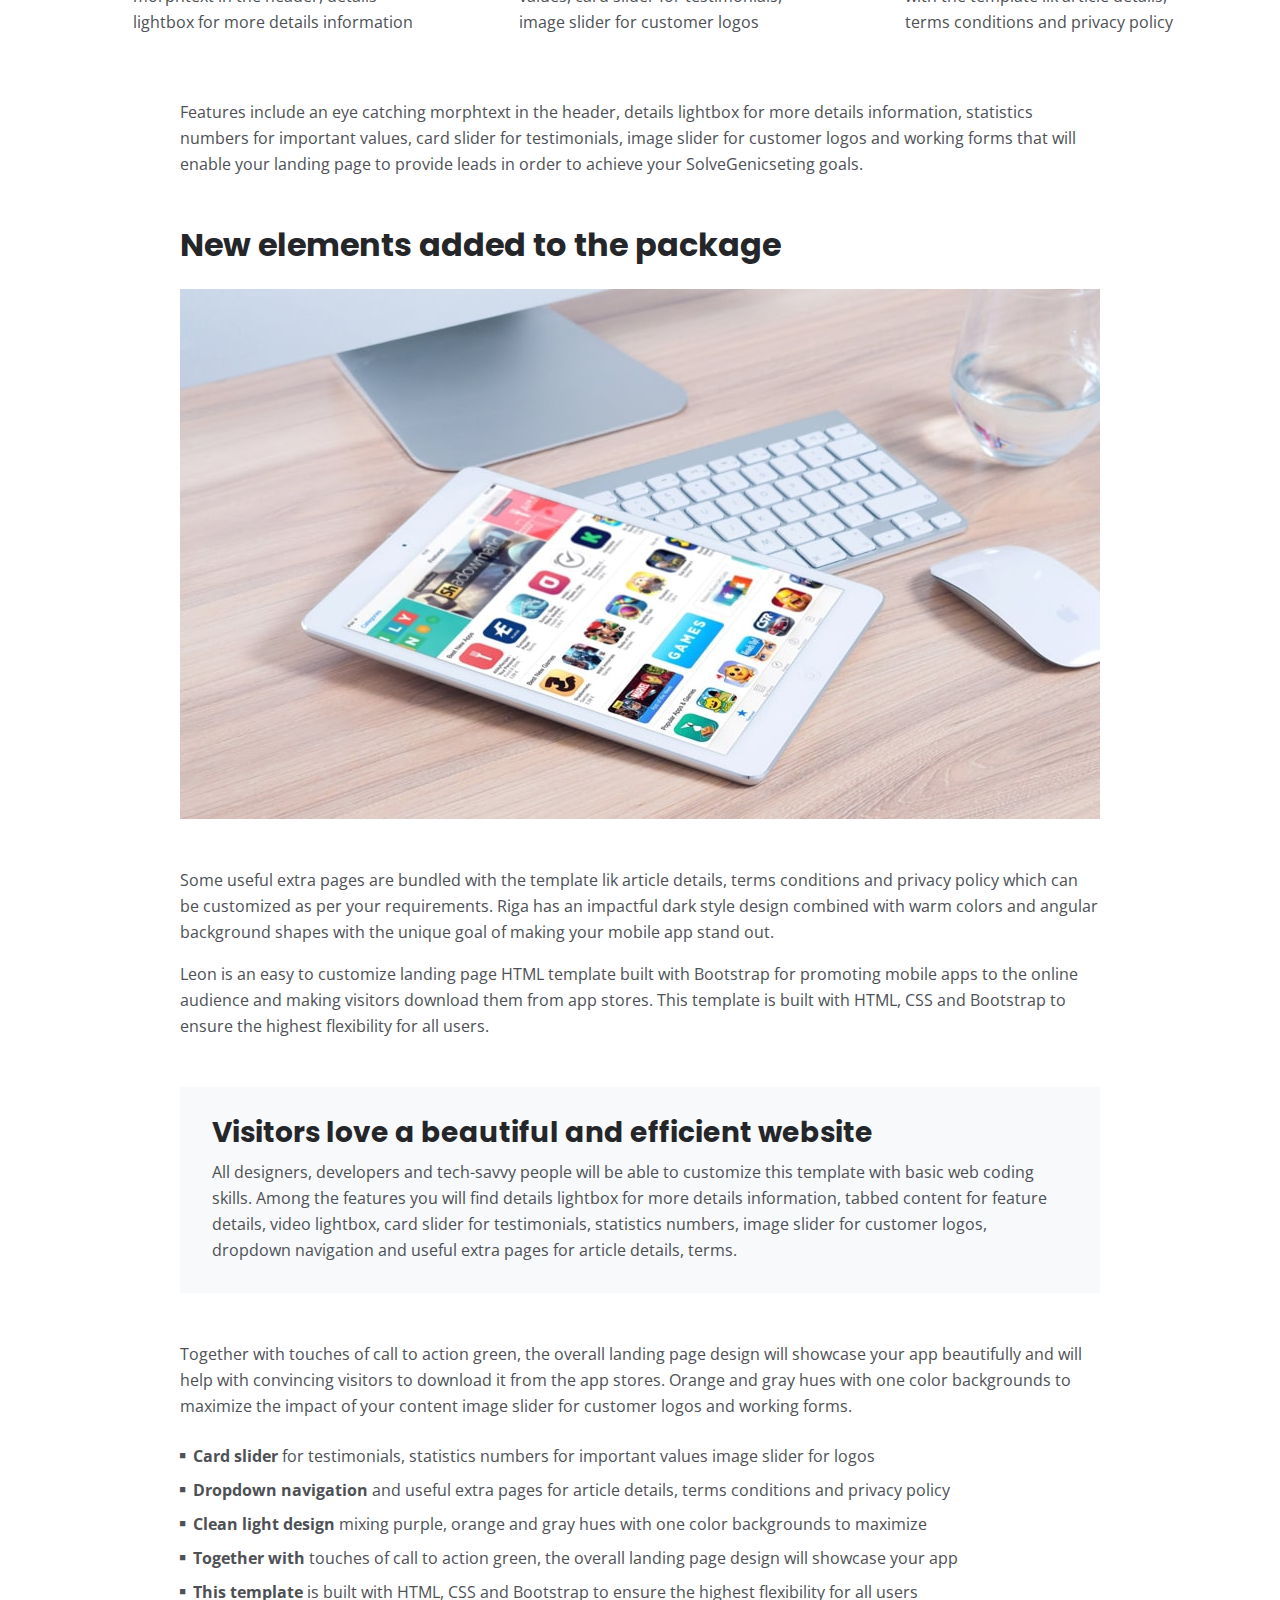
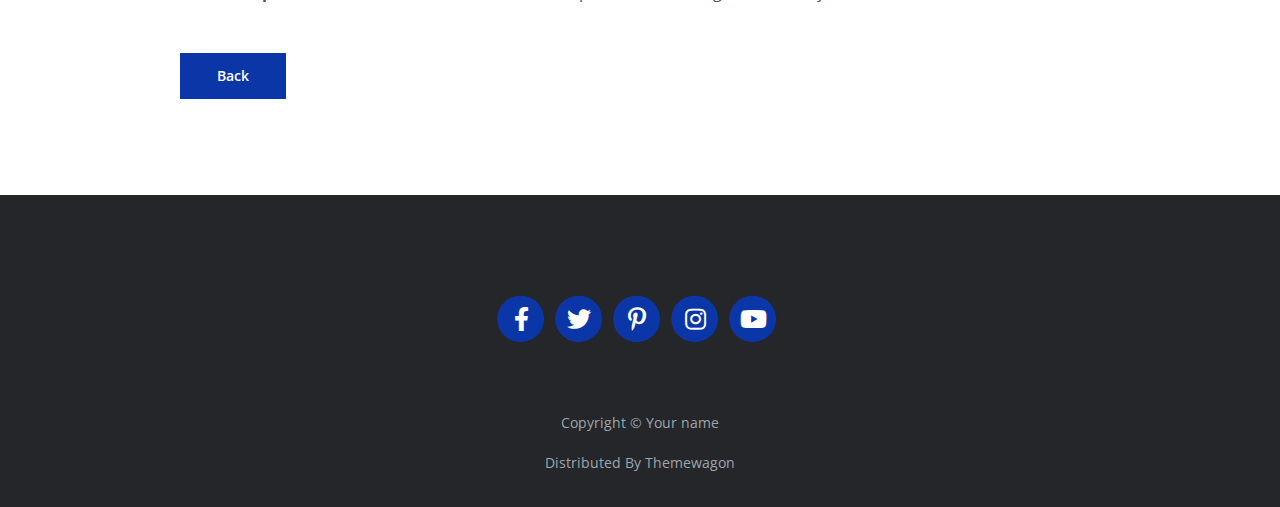
<file: project.html>
<!DOCTYPE html>
<html lang="en">
<head>
    <meta charset="utf-8">
    <meta name="viewport" content="width=device-width, initial-scale=1, shrink-to-fit=no">
    
    <!-- SEO Meta Tags -->
    <meta name="description" content="Your description">
    <meta name="author" content="Your name">

    <!-- OG Meta Tags to improve the way the post looks when you share the page on Facebook, Twitter, LinkedIn -->
	<meta property="og:site_name" content="" /> <!-- website name -->
	<meta property="og:site" content="" /> <!-- website link -->
	<meta property="og:title" content=""/> <!-- title shown in the actual shared post -->
	<meta property="og:description" content="" /> <!-- description shown in the actual shared post -->
	<meta property="og:image" content="" /> <!-- image link, make sure it's jpg -->
	<meta property="og:url" content="" /> <!-- where do you want your post to link to -->
	<meta name="twitter:card" content="summary_large_image"> <!-- to have large image post format in Twitter -->

    <!-- Webpage Title -->
    <title>Project Details - SolveGenics</title>
    
    <!-- Styles -->
    <link rel="preconnect" href="https://fonts.gstatic.com">
    <link href="https://fonts.googleapis.com/css2?family=Open+Sans:ital,wght@0,400;0,600;0,700;1,400&family=Poppins:wght@600&display=swap" rel="stylesheet">
    <link href="css/bootstrap.css" rel="stylesheet">
    <link href="css/fontawesome-all.css" rel="stylesheet">
	<link href="css/styles.css" rel="stylesheet">
	
	<!-- Favicon  -->
    <link rel="icon" href="images/favicon.png">
</head>
<body data-spy="scroll" data-target=".fixed-top">
    
    <!-- Navigation -->
    <nav class="navbar navbar-expand-lg fixed-top navbar-dark">
        <div class="container">
            
            <!-- Image Logo -->
            <a class="navbar-brand logo-image" href="index.html"><img src="images/logo.svg" alt="alternative"></a>  

            <!-- Text Logo - Use this if you don't have a graphic logo -->
            <!-- <a class="navbar-brand logo-text page-scroll" href="index.html">SolveGenics</a> -->

            <button class="navbar-toggler p-0 border-0" type="button" data-toggle="offcanvas">
                <span class="navbar-toggler-icon"></span>
            </button>

            <div class="navbar-collapse offcanvas-collapse" id="navbarsExampleDefault">
                <ul class="navbar-nav ml-auto">
                    <li class="nav-item">
                        <a class="nav-link page-scroll" href="index.html#header">Home <span class="sr-only">(current)</span></a>
                    </li>
                    <li class="nav-item">
                        <a class="nav-link page-scroll" href="index.html#about">About</a>
                    </li>
                    <li class="nav-item">
                        <a class="nav-link page-scroll" href="index.html#services">Services</a>
                    </li>
                    <li class="nav-item dropdown">
                        <a class="nav-link dropdown-toggle" href="#" id="dropdown01" data-toggle="dropdown" aria-haspopup="true" aria-expanded="false">Drop</a>
                        <div class="dropdown-menu" aria-labelledby="dropdown01">
                            <a class="dropdown-item page-scroll" href="project.html">Project Details</a>
                            <div class="dropdown-divider"></div>
                            <a class="dropdown-item page-scroll" href="terms.html">Terms Conditions</a>
                            <div class="dropdown-divider"></div>
                            <a class="dropdown-item page-scroll" href="privacy.html">Privacy Policy</a>
                        </div>
                    </li>
                    <li class="nav-item">
                        <a class="nav-link page-scroll" href="index.html#contact">Contact</a>
                    </li>
                </ul>
                <span class="nav-item social-icons">
                    <span class="fa-stack">
                        <a href="#your-link">
                            <i class="fas fa-circle fa-stack-2x"></i>
                            <i class="fab fa-facebook-f fa-stack-1x"></i>
                        </a>
                    </span>
                    <span class="fa-stack">
                        <a href="#your-link">
                            <i class="fas fa-circle fa-stack-2x"></i>
                            <i class="fab fa-twitter fa-stack-1x"></i>
                        </a>
                    </span>
                </span>
            </div> <!-- end of navbar-collapse -->
        </div> <!-- end of container -->
    </nav> <!-- end of navbar -->
    <!-- end of navigation -->


    <!-- Header -->
    <header class="ex-header">
        <div class="container">
            <div class="row">
                <div class="col-xl-10 offset-xl-1">
                    <h1>Project Details</h1>
                </div> <!-- end of col -->
            </div> <!-- end of row -->
        </div> <!-- end of container -->
    </header> <!-- end of ex-header -->
    <!-- end of header -->


    <!-- Basic -->
    <div class="ex-basic-1 pt-5 pb-5">
        <div class="container">
            <div class="row">
                <div class="col-lg-12">
                    <img class="img-fluid mt-5 mb-3" src="images/project-details-large.jpg" alt="alternative">
                </div> <!-- end of col -->
            </div> <!-- end of row -->
        </div> <!-- end of container -->
    </div> <!-- end of ex-basic-1 -->
    <!-- end of basic -->


    <!-- Basic -->
    <div class="ex-basic-1 pt-4">
        <div class="container">
            <div class="row">
                <div class="col-xl-10 offset-xl-1">
                    <p>Are you looking for ways to grow the user base for your mobile application? Then you have arrived at the right place. Here you will find a curated collection of landing page HTML templates that will help you build an engaging online presentation for your mobile app and convince visitors to become loyal paying users.</p>
                    <p class="mb-5">All templates in the roundup are premium which means you need to pay for them but we're talking small amounts of money which won't break your bank account but will help authors make a living. In return you get a high quality, updated item together with high quality and very prompt technical support.</p>

                    <h2 class="mb-3">Advantages of working with this template</h2>
                    <p>Besides buying the template you need some basic web skills in order to customize it. Nothing too fancy HTML/CSS will do just fine and a little bit of image editing. You can always hire a web designer to help with the customization work while you provide the template and the content that is the most important.</p>
                    <p class="mb-4">Riga is a landing page HTML template made with Bootstrap to help you showcase your mobile app online and persuade visitors to download it from the app stores. The author used Bootstrap to build the template and integrated a nice animated navigation that slides from outside the screen.</p>
                </div> <!-- end of col -->
            </div> <!-- end of row -->
        </div> <!-- end of container -->
    </div> <!-- end of ex-basic-1 -->
    <!-- end of basic -->


    <!-- Cards -->
    <div class="ex-cards-1 pt-3 pb-3">
        <div class="container">
            <div class="row">
                <div class="col-lg-12">
                    
                    <!-- Card -->
                    <div class="card">
                        <ul class="list-unstyled">
                            <li class="media">
                                <span class="fa-stack">
                                    <span class="fas fa-circle fa-stack-2x"></span>
                                    <span class="fa-stack-1x">1</span>
                                </span>
                                <div class="media-body">
                                    <h5>High Quality Service</h5>
                                    <p>Features include an eye catching morphtext in the header, details lightbox for more details information</p>
                                </div>
                            </li>
                        </ul>
                    </div> <!-- end of card -->
                    <!-- end of card -->

                    <!-- Card -->
                    <div class="card">
                        <ul class="list-unstyled">
                            <li class="media">
                                <span class="fa-stack">
                                    <span class="fas fa-circle fa-stack-2x"></span>
                                    <span class="fa-stack-1x">2</span>
                                </span>
                                <div class="media-body">
                                    <h5>Prompt Timely Delivery</h5>
                                    <p>Statistics numbers for important values, card slider for testimonials, image slider for customer logos</p>
                                </div>
                            </li>
                        </ul>
                    </div> <!-- end of card -->
                    <!-- end of card -->

                    <!-- Card -->
                    <div class="card">
                        <ul class="list-unstyled">
                            <li class="media">
                                <span class="fa-stack">
                                    <span class="fas fa-circle fa-stack-2x"></span>
                                    <span class="fa-stack-1x">3</span>
                                </span>
                                <div class="media-body">
                                    <h5>Skilled Team Involved</h5>
                                    <p>Some useful extra pages are bundled with the template lik article details, terms conditions and privacy policy</p>
                                </div>
                            </li>
                        </ul>
                    </div> <!-- end of card -->
                    <!-- end of card -->

                </div> <!-- end of col -->   
            </div> <!-- end of row -->   
        </div> <!-- end of container -->   
    </div> <!-- end of ex-cards-1 -->
    <!-- end of cards -->


    <!-- Basic -->
    <div class="ex-basic-1 pt-3 pb-5">
        <div class="container">
            <div class="row">
                <div class="col-xl-10 offset-xl-1">
                    <p class="mb-5">Features include an eye catching morphtext in the header, details lightbox for more details information, statistics numbers for important values, card slider for testimonials, image slider for customer logos and working forms that will enable your landing page to provide leads in order to achieve your SolveGenicseting goals.</p>
                    
                    <h2 class="mb-4">New elements added to the package</h2>
                    <img class="img-fluid mb-5" src="images/project-details-small.jpg" alt="alternative">
                    <p>Some useful extra pages are bundled with the template lik article details, terms conditions and privacy policy which can be customized as per your requirements. Riga has an impactful dark style design combined with warm colors and angular background shapes with the unique goal of making your mobile app stand out.</p>
                    <p class="mb-5">Leon is an easy to customize landing page HTML template built with Bootstrap for promoting mobile apps to the online audience and making visitors download them from app stores. This template is built with HTML, CSS and Bootstrap to ensure the highest flexibility for all users.</p>
                    <div class="text-box mb-5">
                        <h3>Visitors love a beautiful and efficient website</h3>
                        <p>All designers, developers and tech-savvy people will be able to customize this template with basic web coding skills. Among the features you will find details lightbox for more details information, tabbed content for feature details, video lightbox, card slider for testimonials, statistics numbers, image slider for customer logos, dropdown navigation and useful extra pages for article details, terms.</p>
                    </div> <!-- end of text-box -->
                    <p class="mb-4">Together with touches of call to action green, the overall landing page design will showcase your app beautifully and will help with convincing visitors to download it from the app stores. Orange and gray hues with one color backgrounds to maximize the impact of your content image slider for customer logos and working forms.</p>
                    <ul class="list-unstyled li-space-lg mb-5">
                        <li class="media">
                            <i class="fas fa-square"></i>
                            <div class="media-body"><strong>Card slider</strong> for testimonials, statistics numbers for important values image slider for logos</div>
                        </li>
                        <li class="media">
                            <i class="fas fa-square"></i>
                            <div class="media-body"><strong>Dropdown navigation</strong> and useful extra pages for article details, terms conditions and privacy policy</div>
                        </li>
                        <li class="media">
                            <i class="fas fa-square"></i>
                            <div class="media-body"><strong>Clean light design</strong> mixing purple, orange and gray hues with one color backgrounds to maximize</div>
                        </li>
                        <li class="media">
                            <i class="fas fa-square"></i>
                            <div class="media-body"><strong>Together with</strong> touches of call to action green, the overall landing page design will showcase your app</div>
                        </li>
                        <li class="media">
                            <i class="fas fa-square"></i>
                            <div class="media-body"><strong>This template</strong> is built with HTML, CSS and Bootstrap to ensure the highest flexibility for all users</div>
                        </li>
                    </ul>

                    <a class="btn-solid-reg mb-5" href="index.html">Back</a>
                </div> <!-- end of col -->
            </div> <!-- end of row -->
        </div> <!-- end of container -->
    </div> <!-- end of ex-basic-1 -->
    <!-- end of basic -->


    <!-- Footer -->
    <div class="footer bg-gray">
        <div class="container">
            <div class="row">
                <div class="col-lg-12">
                    <div class="social-container">
                        <span class="fa-stack">
                            <a href="#your-link">
                                <i class="fas fa-circle fa-stack-2x"></i>
                                <i class="fab fa-facebook-f fa-stack-1x"></i>
                            </a>
                        </span>
                        <span class="fa-stack">
                            <a href="#your-link">
                                <i class="fas fa-circle fa-stack-2x"></i>
                                <i class="fab fa-twitter fa-stack-1x"></i>
                            </a>
                        </span>
                        <span class="fa-stack">
                            <a href="#your-link">
                                <i class="fas fa-circle fa-stack-2x"></i>
                                <i class="fab fa-pinterest-p fa-stack-1x"></i>
                            </a>
                        </span>
                        <span class="fa-stack">
                            <a href="#your-link">
                                <i class="fas fa-circle fa-stack-2x"></i>
                                <i class="fab fa-instagram fa-stack-1x"></i>
                            </a>
                        </span>
                        <span class="fa-stack">
                            <a href="#your-link">
                                <i class="fas fa-circle fa-stack-2x"></i>
                                <i class="fab fa-youtube fa-stack-1x"></i>
                            </a>
                        </span>
                    </div> <!-- end of social-container -->
                </div> <!-- end of col -->
            </div> <!-- end of row -->
        </div> <!-- end of container -->
    </div> <!-- end of footer -->  
    <!-- end of footer -->


    <!-- Copyright -->
    <div class="copyright bg-gray">
        <div class="container">
            <div class="row">
                <div class="col-lg-12">
                    <p class="p-small">Copyright © <a class="no-line" href="#your-link">Your name</a></p>
                </div> <!-- end of col -->
            </div> <!-- enf of row -->
        </div> <!-- end of container -->


        <div class="container">
            <div class="row">
                <div class="col-lg-12">
                    <p class="p-small">Distributed By <a class="no-line" href="https://themewagon.com/">Themewagon</a></p>
                </div> <!-- end of col -->
            </div> <!-- enf of row -->
        </div> <!-- end of container -->
    </div> <!-- end of copyright --> 
    <!-- end of copyright -->
    
    	
    <!-- Scripts -->
    <script src="js/jquery.min.js"></script> <!-- jQuery for Bootstrap's JavaScript plugins -->
    <script src="js/bootstrap.min.js"></script> <!-- Bootstrap framework -->
    <script src="js/jquery.easing.min.js"></script> <!-- jQuery Easing for smooth scrolling between anchors -->
    <script src="js/scripts.js"></script> <!-- Custom scripts -->
</body>
</html>
</file>
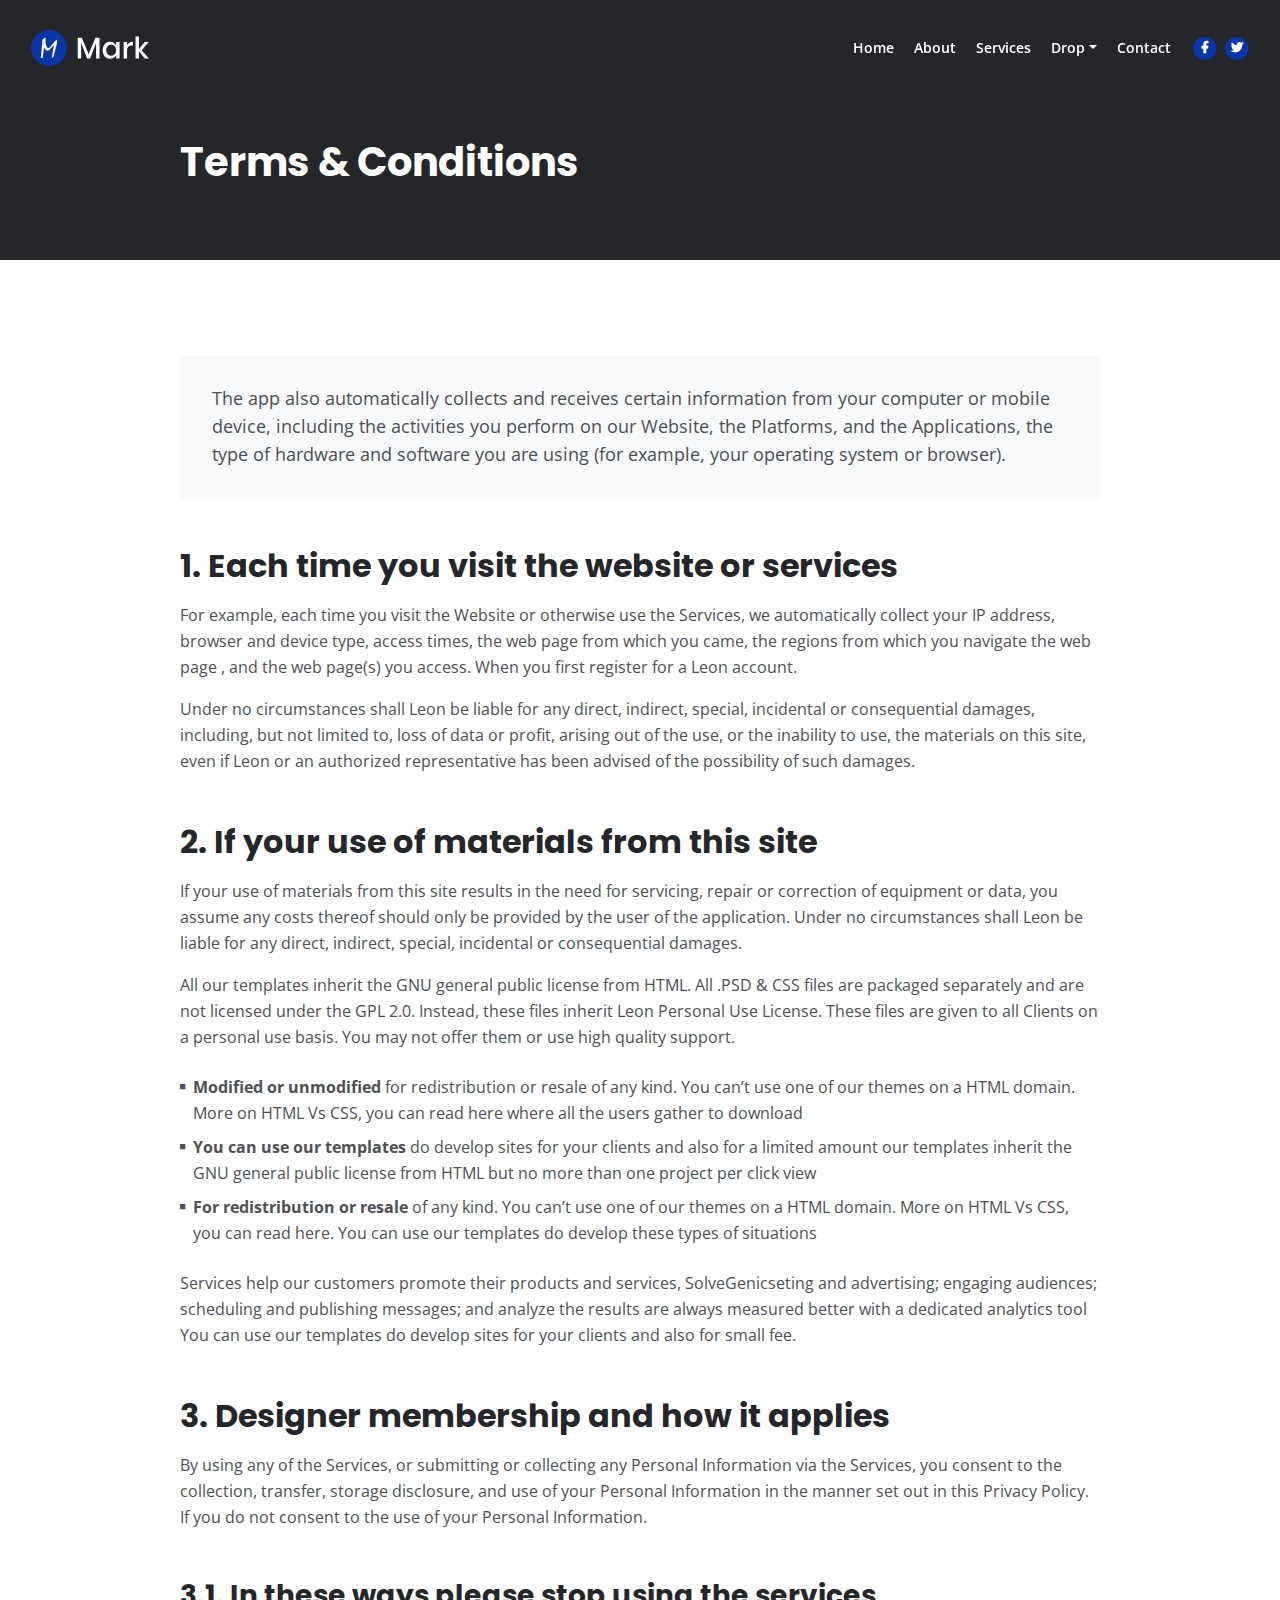
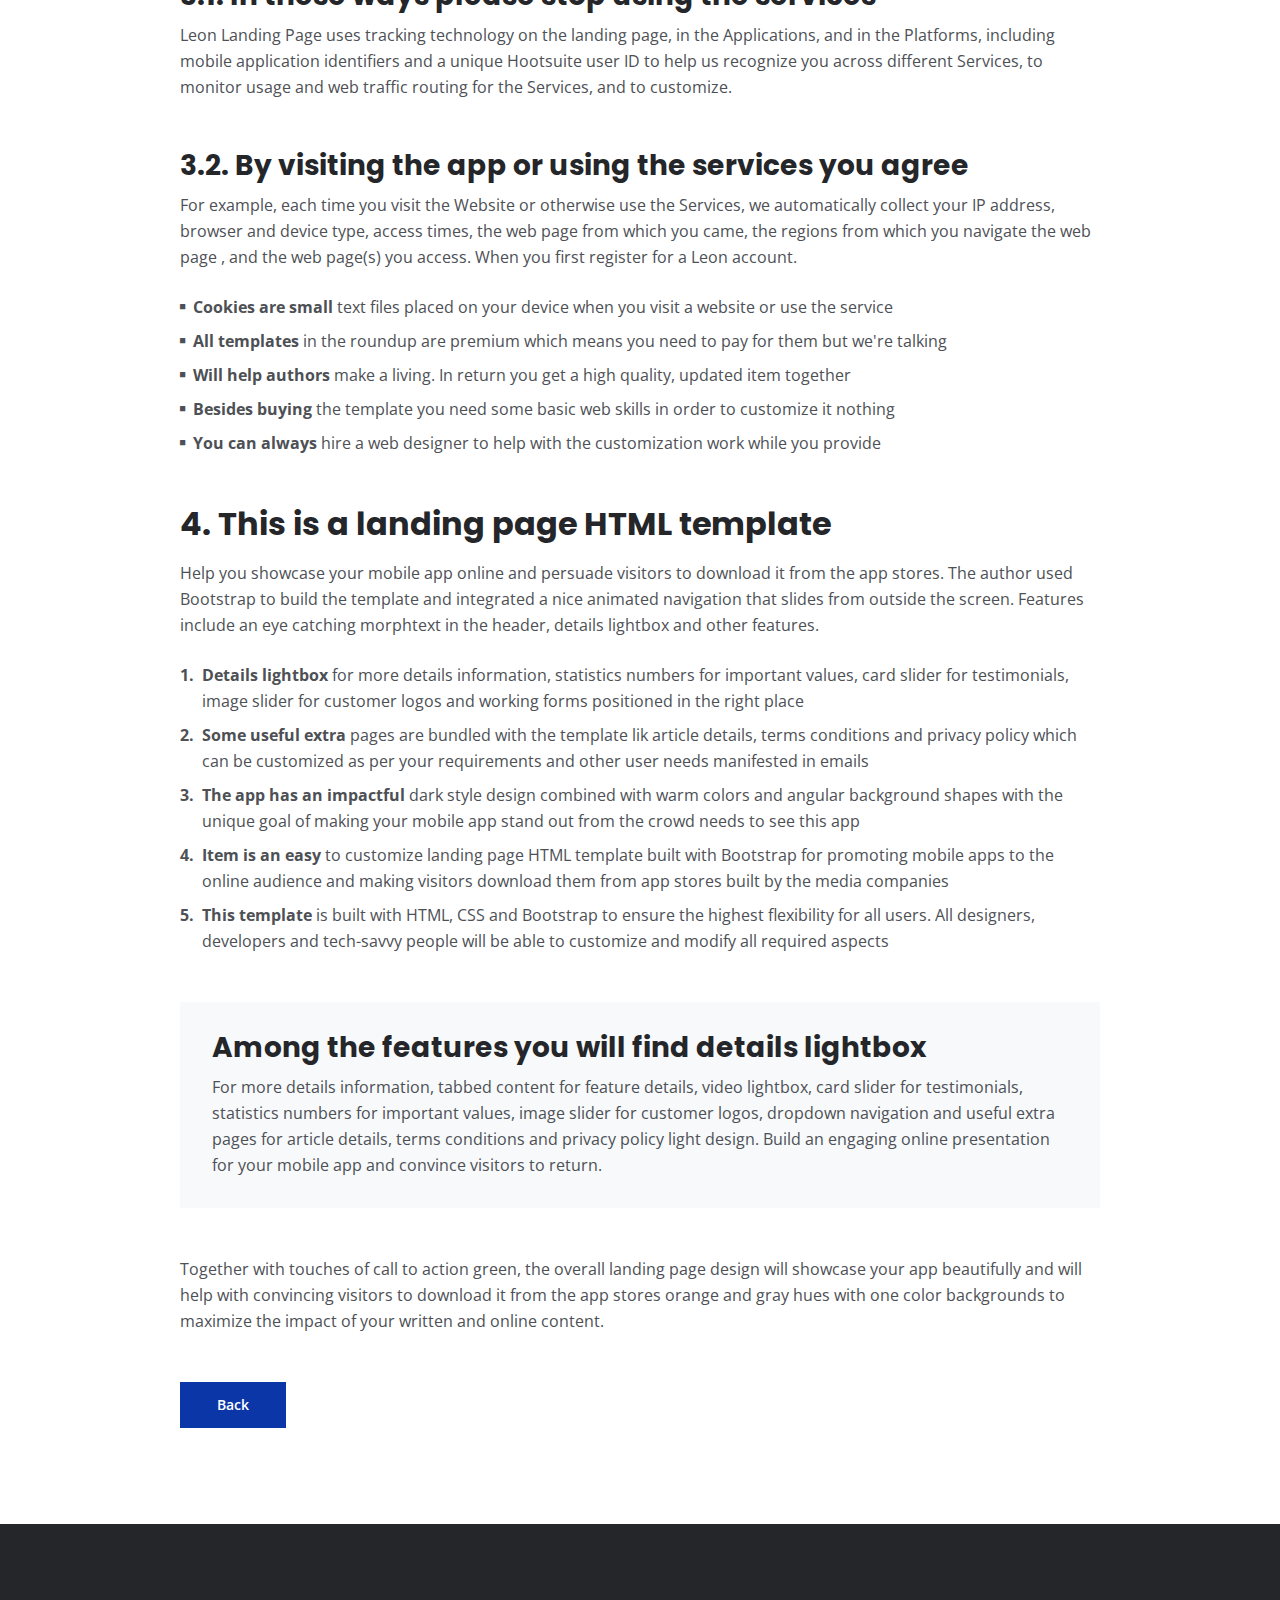
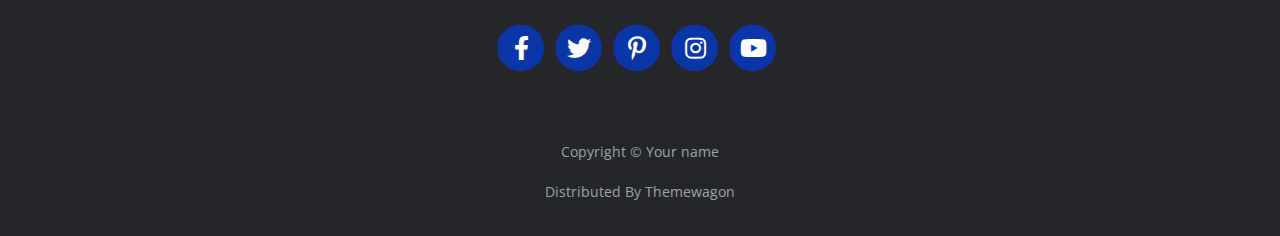
<file: terms.html>
<!DOCTYPE html>
<html lang="en">
<head>
    <meta charset="utf-8">
    <meta name="viewport" content="width=device-width, initial-scale=1, shrink-to-fit=no">
    
    <!-- SEO Meta Tags -->
    <meta name="description" content="Your description">
    <meta name="author" content="Your name">

    <!-- OG Meta Tags to improve the way the post looks when you share the page on Facebook, Twitter, LinkedIn -->
	<meta property="og:site_name" content="" /> <!-- website name -->
	<meta property="og:site" content="" /> <!-- website link -->
	<meta property="og:title" content=""/> <!-- title shown in the actual shared post -->
	<meta property="og:description" content="" /> <!-- description shown in the actual shared post -->
	<meta property="og:image" content="" /> <!-- image link, make sure it's jpg -->
	<meta property="og:url" content="" /> <!-- where do you want your post to link to -->
	<meta name="twitter:card" content="summary_large_image"> <!-- to have large image post format in Twitter -->

    <!-- Webpage Title -->
    <title>Terms & Conditions - SolveGenics</title>
    
    <!-- Styles -->
    <link rel="preconnect" href="https://fonts.gstatic.com">
    <link href="https://fonts.googleapis.com/css2?family=Open+Sans:ital,wght@0,400;0,600;0,700;1,400&family=Poppins:wght@600&display=swap" rel="stylesheet">
    <link href="css/bootstrap.css" rel="stylesheet">
    <link href="css/fontawesome-all.css" rel="stylesheet">
	<link href="css/styles.css" rel="stylesheet">
	
	<!-- Favicon  -->
    <link rel="icon" href="images/favicon.png">
</head>
<body data-spy="scroll" data-target=".fixed-top">
    
    <!-- Navigation -->
    <nav class="navbar navbar-expand-lg fixed-top navbar-dark">
        <div class="container">
            
            <!-- Image Logo -->
            <a class="navbar-brand logo-image" href="index.html"><img src="images/logo.svg" alt="alternative"></a>  

            <!-- Text Logo - Use this if you don't have a graphic logo -->
            <!-- <a class="navbar-brand logo-text page-scroll" href="index.html">SolveGenics</a> -->

            <button class="navbar-toggler p-0 border-0" type="button" data-toggle="offcanvas">
                <span class="navbar-toggler-icon"></span>
            </button>

            <div class="navbar-collapse offcanvas-collapse" id="navbarsExampleDefault">
                <ul class="navbar-nav ml-auto">
                    <li class="nav-item">
                        <a class="nav-link page-scroll" href="index.html#header">Home <span class="sr-only">(current)</span></a>
                    </li>
                    <li class="nav-item">
                        <a class="nav-link page-scroll" href="index.html#about">About</a>
                    </li>
                    <li class="nav-item">
                        <a class="nav-link page-scroll" href="index.html#services">Services</a>
                    </li>
                    <li class="nav-item dropdown">
                        <a class="nav-link dropdown-toggle" href="#" id="dropdown01" data-toggle="dropdown" aria-haspopup="true" aria-expanded="false">Drop</a>
                        <div class="dropdown-menu" aria-labelledby="dropdown01">
                            <a class="dropdown-item page-scroll" href="project.html">Project Details</a>
                            <div class="dropdown-divider"></div>
                            <a class="dropdown-item page-scroll" href="terms.html">Terms Conditions</a>
                            <div class="dropdown-divider"></div>
                            <a class="dropdown-item page-scroll" href="privacy.html">Privacy Policy</a>
                        </div>
                    </li>
                    <li class="nav-item">
                        <a class="nav-link page-scroll" href="index.html#contact">Contact</a>
                    </li>
                </ul>
                <span class="nav-item social-icons">
                    <span class="fa-stack">
                        <a href="#your-link">
                            <i class="fas fa-circle fa-stack-2x"></i>
                            <i class="fab fa-facebook-f fa-stack-1x"></i>
                        </a>
                    </span>
                    <span class="fa-stack">
                        <a href="#your-link">
                            <i class="fas fa-circle fa-stack-2x"></i>
                            <i class="fab fa-twitter fa-stack-1x"></i>
                        </a>
                    </span>
                </span>
            </div> <!-- end of navbar-collapse -->
        </div> <!-- end of container -->
    </nav> <!-- end of navbar -->
    <!-- end of navigation -->


    <!-- Header -->
    <header class="ex-header">
        <div class="container">
            <div class="row">
                <div class="col-xl-10 offset-xl-1">
                    <h1>Terms & Conditions</h1>
                </div> <!-- end of col -->
            </div> <!-- end of row -->
        </div> <!-- end of container -->
    </header> <!-- end of ex-header -->
    <!-- end of header -->


    <!-- Basic -->
    <div class="ex-basic-1 pt-5 pb-5">
        <div class="container">
            <div class="row">
                <div class="col-xl-10 offset-xl-1">
                    <div class="text-box mt-5 mb-5">
                        <p class="p-large">The app also automatically collects and receives certain information from your computer or mobile device, including the activities you perform on our Website, the Platforms, and the Applications, the type of hardware and software you are using (for example, your operating system or browser).</p>
                    </div> <!-- end of text-box -->

                    <h2 class="mb-3">1. Each time you visit the website or services</h2>
                    <p>For example, each time you visit the Website or otherwise use the Services, we automatically collect your IP address, browser and device type, access times, the web page from which you came, the regions from which you navigate the web page , and the web page(s) you access. When you first register for a Leon account.</p>
                    <p class="mb-5">Under no circumstances shall Leon be liable for any direct, indirect, special, incidental or consequential damages, including, but not limited to, loss of data or profit, arising out of the use, or the inability to use, the materials on this site, even if Leon or an authorized representative has been advised of the possibility of such damages.</p>

                    <h2 class="mb-3">2. If your use of materials from this site</h2>
                    <p>If your use of materials from this site results in the need for servicing, repair or correction of equipment or data, you assume any costs thereof should only be provided by the user of the application. Under no circumstances shall Leon be liable for any direct, indirect, special, incidental or consequential damages.</p>
                    <p class="mb-4">All our templates inherit the GNU general public license from HTML. All .PSD & CSS files are packaged separately and are not licensed under the GPL 2.0. Instead, these files inherit Leon Personal Use License. These files are given to all Clients on a personal use basis. You may not offer them or use high quality support.</p>
                    <ul class="list-unstyled li-space-lg mb-4">
                        <li class="media">
                            <i class="fas fa-square"></i>
                            <div class="media-body"><strong>Modified or unmodified</strong> for redistribution or resale of any kind. You can’t use one of our themes on a HTML domain. More on HTML Vs CSS, you can read here where all the users gather to download</div>
                        </li>
                        <li class="media">
                            <i class="fas fa-square"></i>
                            <div class="media-body"><strong>You can use our templates</strong>  do develop sites for your clients and also for a limited amount our templates inherit the GNU general public license from HTML but no more than one project per click view</div>
                        </li>
                        <li class="media">
                            <i class="fas fa-square"></i>
                            <div class="media-body"><strong>For redistribution or resale</strong> of any kind. You can’t use one of our themes on a HTML domain. More on HTML Vs CSS, you can read here. You can use our templates do develop these types of situations</div>
                        </li>
                    </ul>
                    <p class="mb-5">Services help our customers promote their products and services, SolveGenicseting and advertising; engaging audiences; scheduling and publishing messages; and analyze the results are always measured better with a dedicated analytics tool You can use our templates do develop sites for your clients and also for small fee.</p>

                    <h2 class="mb-3">3. Designer membership and how it applies</h2>
                    <p class="mb-5">By using any of the Services, or submitting or collecting any Personal Information via the Services, you consent to the collection, transfer, storage disclosure, and use of your Personal Information in the manner set out in this Privacy Policy. If you do not consent to the use of your Personal Information.</p>
                    <h3>3.1. In these ways please stop using the services</h3>
                    <p class="mb-5">Leon Landing Page uses tracking technology on the landing page, in the Applications, and in the Platforms, including mobile application identifiers and a unique Hootsuite user ID to help us recognize you across different Services, to monitor usage and web traffic routing for the Services, and to customize.</p>
                    <h3>3.2. By visiting the app or using the services you agree</h3>
                    <p class="mb-4">For example, each time you visit the Website or otherwise use the Services, we automatically collect your IP address, browser and device type, access times, the web page from which you came, the regions from which you navigate the web page , and the web page(s) you access. When you first register for a Leon account.</p>
                    <ul class="list-unstyled li-space-lg mb-5">
                        <li class="media">
                            <i class="fas fa-square"></i>
                            <div class="media-body"><strong>Cookies are small</strong> text files placed on your device when you visit a website or use the service</div>
                        </li>
                        <li class="media">
                            <i class="fas fa-square"></i>
                            <div class="media-body"><strong>All templates</strong> in the roundup are premium which means you need to pay for them but we're talking</div>
                        </li>
                        <li class="media">
                            <i class="fas fa-square"></i>
                            <div class="media-body"><strong>Will help authors </strong> make a living. In return you get a high quality, updated item together</div>
                        </li>
                        <li class="media">
                            <i class="fas fa-square"></i>
                            <div class="media-body"><strong>Besides buying</strong> the template you need some basic web skills in order to customize it nothing</div>
                        </li>
                        <li class="media">
                            <i class="fas fa-square"></i>
                            <div class="media-body"><strong>You can always</strong> hire a web designer to help with the customization work while you provide</div>
                        </li>
                    </ul>
                    
                    <h2 class="mb-3">4. This is a landing page HTML template</h2>
                    <p class="mb-4">Help you showcase your mobile app online and persuade visitors to download it from the app stores. The author used Bootstrap to build the template and integrated a nice animated navigation that slides from outside the screen. Features include an eye catching morphtext in the header, details lightbox and other features.</p>
                    <ul class="list-unstyled li-space-lg mb-5">
                        <li class="media">
                            <strong>1.</strong>
                            <div class="media-body"><strong>Details lightbox</strong> for more details information, statistics numbers for important values, card slider for testimonials, image slider for customer logos and working forms positioned in the right place</div>
                        </li>
                        <li class="media">
                            <strong>2.</strong>
                            <div class="media-body"><strong>Some useful extra</strong> pages are bundled with the template lik article details, terms conditions and privacy policy which can be customized as per your requirements and other user needs manifested in emails</div>
                        </li>
                        <li class="media">
                            <strong>3.</strong>
                            <div class="media-body"><strong>The app has an impactful</strong> dark style design combined with warm colors and angular background shapes with the unique goal of making your mobile app stand out from the crowd needs to see this app</div>
                        </li>
                        <li class="media">
                            <strong>4.</strong>
                            <div class="media-body"><strong>Item is an easy</strong> to customize landing page HTML template built with Bootstrap for promoting mobile apps to the online audience and making visitors download them from app stores built by the media companies</div>
                        </li>
                        <li class="media">
                            <strong>5.</strong>
                            <div class="media-body"><strong>This template</strong> is built with HTML, CSS and Bootstrap to ensure the highest flexibility for all users. All designers, developers and tech-savvy people will be able to customize and modify all required aspects</div>
                        </li>
                    </ul>
                    
                    <div class="text-box mb-5">
                        <h3>Among the features you will find details lightbox</h3>
                        <p>For more details information, tabbed content for feature details, video lightbox, card slider for testimonials, statistics numbers for important values, image slider for customer logos, dropdown navigation and useful extra pages for article details, terms conditions and privacy policy light design. Build an engaging online presentation for your mobile app and convince visitors to return.</p>
                    </div> <!-- end of text-box -->
                    <p class="mb-5">Together with touches of call to action green, the overall landing page design will showcase your app beautifully and will help with convincing visitors to download it from the app stores orange and gray hues with one color backgrounds to maximize the impact of your written and online content.</p>
                    
                    <a class="btn-solid-reg mb-5" href="index.html">Back</a>
                </div> <!-- end of col -->
            </div> <!-- end of row -->
        </div> <!-- end of container -->
    </div> <!-- end of ex-basic-1 -->
    <!-- end of basic -->


    <!-- Footer -->
    <div class="footer bg-gray">
        <div class="container">
            <div class="row">
                <div class="col-lg-12">
                    <div class="social-container">
                        <span class="fa-stack">
                            <a href="#your-link">
                                <i class="fas fa-circle fa-stack-2x"></i>
                                <i class="fab fa-facebook-f fa-stack-1x"></i>
                            </a>
                        </span>
                        <span class="fa-stack">
                            <a href="#your-link">
                                <i class="fas fa-circle fa-stack-2x"></i>
                                <i class="fab fa-twitter fa-stack-1x"></i>
                            </a>
                        </span>
                        <span class="fa-stack">
                            <a href="#your-link">
                                <i class="fas fa-circle fa-stack-2x"></i>
                                <i class="fab fa-pinterest-p fa-stack-1x"></i>
                            </a>
                        </span>
                        <span class="fa-stack">
                            <a href="#your-link">
                                <i class="fas fa-circle fa-stack-2x"></i>
                                <i class="fab fa-instagram fa-stack-1x"></i>
                            </a>
                        </span>
                        <span class="fa-stack">
                            <a href="#your-link">
                                <i class="fas fa-circle fa-stack-2x"></i>
                                <i class="fab fa-youtube fa-stack-1x"></i>
                            </a>
                        </span>
                    </div> <!-- end of social-container -->
                </div> <!-- end of col -->
            </div> <!-- end of row -->
        </div> <!-- end of container -->
    </div> <!-- end of footer -->  
    <!-- end of footer -->


    <!-- Copyright -->
    <div class="copyright bg-gray">
        <div class="container">
            <div class="row">
                <div class="col-lg-12">
                    <p class="p-small">Copyright © <a class="no-line" href="#your-link">Your name</a></p>
                </div> <!-- end of col -->
            </div> <!-- enf of row -->
        </div> <!-- end of container -->

        <div class="container">
            <div class="row">
                <div class="col-lg-12">
                    <p class="p-small">Distributed By <a class="no-line" href="https://themewagon.com/">Themewagon</a></p>
                </div> <!-- end of col -->
            </div> <!-- enf of row -->
        </div> <!-- end of container -->
    </div> <!-- end of copyright --> 
    <!-- end of copyright -->
    
    	
    <!-- Scripts -->
    <script src="js/jquery.min.js"></script> <!-- jQuery for Bootstrap's JavaScript plugins -->
    <script src="js/bootstrap.min.js"></script> <!-- Bootstrap framework -->
    <script src="js/jquery.easing.min.js"></script> <!-- jQuery Easing for smooth scrolling between anchors -->
    <script src="js/scripts.js"></script> <!-- Custom scripts -->
</body>
</html>
</file>
<file: css/styles.css>
/* Description: Master CSS file */

/*****************************************
Table Of Contents:
- General Styles
- Navigation
- Header
- About
- Services
- Details
- Projects
- Works
- Testimonials
- Questions
- Contact
- Footer 
- Copyright
- Back To Top Button
- Extra Pages
- Media Queries
******************************************/

/*****************************************
Colors:
- Backgrounds, navbar - black #24262a
- Backgrounds - light gray #f7f9fb
- Buttons, icons - blue #0b36a8
- Headings text - black #24262a
- Body text - dark gray #4d5055
******************************************/


/**************************/
/*     General Styles     */
/**************************/
body,
html {
    width: 100%;
	height: 100%;
}

body, p {
	color: #4d5055; 
	font: 400 1rem/1.625rem "Open Sans", sans-serif;
}

h1 {
	color: #24262a;
	font-weight: 700;
	font-size: 2.5rem;
	line-height: 3.25rem;
	font-family: "Poppins"
}

h2 {
	color: #24262a;
	font-weight: 700;
	font-size: 2rem;
	line-height: 2.5rem;
	font-family: "Poppins"
}

h3 {
	color: #24262a;
	font-weight: 700;
	font-size: 1.75rem;
	line-height: 2.25rem;
	font-family: "Poppins"
}

h4 {
	color: #24262a;
	font-weight: 700;
	font-size: 1.5rem;
	line-height: 2rem;
	font-family: "Poppins"
}

h5 {
	color: #24262a;
	font-weight: 700;
	font-size: 1.25rem;
	line-height: 1.625rem;
	font-family: "Poppins"
}

h6 {
	color: #24262a;
	font-weight: 700;
	font-size: 1rem;
	line-height: 1.375rem;
	font-family: "Poppins"
}

.p-large {
	font-size: 1.125rem;
	line-height: 1.75rem;
}

.p-small {
	font-size: 0.875rem;
	line-height: 1.5rem;
}

.testimonial-text {
	font-style: italic;
}

.testimonial-author {
	font-weight: 700;
	font-size: 1rem;
	line-height: 1.5rem;
}

.li-space-lg li {
	margin-bottom: 0.5rem;
}

a {
	color: #4d5055;
	text-decoration: underline;
}

a:hover {
	color: #4d5055;
	text-decoration: underline;
}

.no-line {
	text-decoration: none;
}

.no-line:hover {
	text-decoration: none;
}

.blue {
	color: #2259ec;
}

.bg-gray {
	background-color: #f7f9fb;
}

.section-divider {
	display: block;
	height: 1px;
	margin: 0;
	border: none;
	background-color: #d3dae2;
}

.btn-solid-reg {
	display: inline-block;
	padding: 1.375rem 2.25rem 1.375rem 2.25rem;
	border: 1px solid #0b36a8;
	background-color: #0b36a8;
	color: #ffffff;
	font-weight: 600;
	font-size: 0.875rem;
	line-height: 0;
	text-decoration: none;
	transition: all 0.2s;
}

.btn-solid-reg:hover {
	background-color: transparent;
	color: #0b36a8; /* needs to stay here because of the color property of a tag */
	text-decoration: none;
}

.btn-solid-lg {
	display: inline-block;
	padding: 1.625rem 2.625rem 1.625rem 2.625rem;
	border: 1px solid #0b36a8;
	background-color: #0b36a8;
	color: #ffffff;
	font-weight: 600;
	font-size: 0.875rem;
	line-height: 0;
	text-decoration: none;
	transition: all 0.2s;
}

.btn-solid-lg:hover {
	background-color: transparent;
	color: #0b36a8; /* needs to stay here because of the color property of a tag */
	text-decoration: none;
}

.btn-outline-reg {
	display: inline-block;
	padding: 1.375rem 2.25rem 1.375rem 2.25rem;
	border: 1px solid #24262a;
	background-color: transparent;
	color: #24262a;
	font-weight: 600;
	font-size: 0.875rem;
	line-height: 0;
	text-decoration: none;
	transition: all 0.2s;
}

.btn-outline-reg:hover {
	background-color: #24262a;
	color: #ffffff;
	text-decoration: none;
}

.btn-outline-lg {
	display: inline-block;
	padding: 1.625rem 2.625rem 1.625rem 2.625rem;
	border: 1px solid #24262a;
	background-color: transparent;
	color: #24262a;
	font-weight: 600;
	font-size: 0.875rem;
	line-height: 0;
	text-decoration: none;
	transition: all 0.2s;
}

.btn-outline-lg:hover {
	background-color: #24262a;
	color: #ffffff;
	text-decoration: none;
}

.btn-outline-sm {
	display: inline-block;
	padding: 1rem 1.5rem 1rem 1.5rem;
	border: 1px solid #24262a;
	background-color: transparent;
	color: #24262a;
	font-weight: 600;
	font-size: 0.875rem;
	line-height: 0;
	text-decoration: none;
	transition: all 0.2s;
}

.btn-outline-sm:hover {
	background-color: #24262a;
	color: #ffffff;
	text-decoration: none;
}

.form-group {
	position: relative;
	margin-bottom: 1.25rem;
}

.label-control {
	position: absolute;
	top: 0.875rem;
	left: 1.5rem;
	color: #7d838a;
	opacity: 1;
	font-size: 0.875rem;
	line-height: 1.375rem;
	cursor: text;
	transition: all 0.2s ease;
}

.form-control-input:focus + .label-control,
.form-control-input.notEmpty + .label-control,
.form-control-textarea:focus + .label-control,
.form-control-textarea.notEmpty + .label-control {
	top: 0.125rem;
	color: #4d5055;
	opacity: 1;
	font-size: 0.75rem;
	font-weight: 700;
}

.form-control-input,
.form-control-select {
	display: block; /* needed for proper display of the label in Firefox, IE, Edge */
	width: 100%;
	padding-top: 1.125rem;
	padding-bottom: 0.125rem;
	padding-left: 1.5rem;
	border: 1px solid #cbcbd1;
	background-color: #ffffff;
	color: #4d5055;
	font-size: 0.875rem;
	line-height: 1.875rem;
	transition: all 0.2s;
	-webkit-appearance: none; /* removes inner shadow on form inputs on ios safari */
}

.form-control-select {
	padding-top: 0.5rem;
	padding-bottom: 0.5rem;
	height: 3.25rem;
	color: #7d838a;
}

select {
    /* you should keep these first rules in place to maintain cross-browser behavior */
    -webkit-appearance: none;
	-moz-appearance: none;
	-ms-appearance: none;
    -o-appearance: none;
    appearance: none;
    background-image: url('../images/down-arrow.png');
    background-position: 96% 50%;
    background-repeat: no-repeat;
    outline: none;
}

.form-control-textarea {
	display: block; /* used to eliminate a bottom gap difference between Chrome and IE/FF */
	width: 100%;
	height: 14rem; /* used instead of html rows to normalize height between Chrome and IE/FF */
	padding-top: 1.5rem;
	padding-left: 1.3125rem;
	border: 1px solid #cbcbd1;
	background-color: #ffffff;
	color: #4d5055;
	font-size: 0.875rem;
	line-height: 1.5rem;
	transition: all 0.2s;
}

.form-control-input:focus,
.form-control-select:focus,
.form-control-textarea:focus {
	border: 1px solid #a1a1a1;
	outline: none; /* Removes blue border on focus */
}

.form-control-input:hover,
.form-control-select:hover,
.form-control-textarea:hover {
	border: 1px solid #a1a1a1;
}

.checkbox {
	font-size: 0.75rem;
	line-height: 1.25rem;
}

input[type='checkbox'] {
	vertical-align: -10%;
	margin-right: 0.5rem;
}

.form-control-submit-button {
	display: inline-block;
	width: 100%;
	height: 3.25rem;
	border: 1px solid #0b36a8;
	border-radius: 32px;
	background-color: #0b36a8;
	color: #ffffff;
	font-weight: 600;
	font-size: 0.875rem;
	line-height: 0;
	cursor: pointer;
	transition: all 0.2s;
}

.form-control-submit-button:hover {
	border: 1px solid #24262a;
	background-color: transparent;
	color: #24262a;
}


/**********************/
/*     Navigation     */
/**********************/
.navbar {
	background-color: #24262a;
	font-weight: 600;
	font-size: 0.875rem;
	line-height: 0.875rem;
	box-shadow: 0 1px 6px 0 rgba(0, 0, 0, 0.025);
}

.navbar .navbar-brand {
	padding-top: 0.125rem;
	padding-bottom: 0.125rem;
}

.navbar .logo-image img {
    width: 118px;
	height: 36px;
}

.navbar .logo-text {
	color: #ffffff;
	font-weight: 700;
	font-size: 1.875rem;
	line-height: 1rem;
	text-decoration: none;
}

.offcanvas-collapse {
	position: fixed;
	top: 3.25rem; /* adjusts the height between the top of the page and the offcanvas menu */
	bottom: 0;
	left: 100%;
	width: 100%;
	padding-right: 1rem;
	padding-left: 1rem;
	overflow-y: auto;
	visibility: hidden;
	background-color: #24262a;
	transition: visibility .3s ease-in-out, -webkit-transform .3s ease-in-out;
	transition: transform .3s ease-in-out, visibility .3s ease-in-out;
	transition: transform .3s ease-in-out, visibility .3s ease-in-out, -webkit-transform .3s ease-in-out;
}

.offcanvas-collapse.open {
	visibility: visible;
	-webkit-transform: translateX(-100%);
	transform: translateX(-100%);
}

.navbar .navbar-nav {
	margin-top: 0.75rem;
	margin-bottom: 0.5rem;
}

.navbar .nav-item .nav-link {
	padding-top: 0.625rem;
	padding-bottom: 0.625rem;
	color: #ffffff;
	text-decoration: none;
	transition: all 0.2s ease;
}

.navbar .nav-item.dropdown.show .nav-link,
.navbar .nav-item .nav-link:hover,
.navbar .nav-item .nav-link.active {
	color: #9c9ead;
}

/* Dropdown Menu */
.navbar .dropdown .dropdown-menu {
	animation: fadeDropdown 0.2s; /* required for the fade animation */
}

@keyframes fadeDropdown {
    0% {
        opacity: 0;
    }

    100% {
        opacity: 1;
	}
}

.navbar .dropdown-menu {
	margin-top: 0.5rem;
	margin-bottom: 0.5rem;
	border: none;
	background-color: #24262a;
}

.navbar .dropdown-item {
	padding-top: 0.5rem;
	padding-bottom: 0.5rem;
	color: #ffffff;
	font-weight: 600;
	font-size: 0.875rem;
	line-height: 0.875rem;
	text-decoration: none;
}

.navbar .dropdown-item:hover {
	background-color: #24262a;
	color: #9c9ead;
}

.navbar .dropdown-divider {
	width: 100%;
	height: 1px;
	margin: 0.5rem auto 0.5rem auto;
	border: none;
	background-color: #505050;
}
/* end of dropdown menu */

.navbar .fa-stack {
	width: 2em;
	margin-right: 0.25rem;
	font-size: 0.75rem;
}

.navbar .fa-stack-2x {
	color: #0b36a8;
	transition: all 0.2s ease;
}

.navbar .fa-stack-1x {
	color: #ffffff;
	transition: all 0.2s ease;
}

.navbar .fa-stack:hover .fa-stack-2x {
	color: #ffffff;
}

.navbar .fa-stack:hover .fa-stack-1x {
	color: #0b36a8;
}

.navbar .navbar-toggler {
	padding: 0;
	border: none;
	font-size: 1.25rem;
}


/******************/
/*     Header     */
/******************/
.header {
	padding-top: 7rem;
	padding-bottom: 5.5rem;
	background: linear-gradient(rgba(0, 0, 0, 0.1), rgba(0, 0, 0, 0.1)), url('../images/header-background.jpg') center center no-repeat;
	background-size: cover;
	text-align: center;
}

.header .h1-large {
	margin-bottom: 1.75rem;
	color: #ffffff;
}

.header .btn-solid-lg:hover {
	border: 1px solid #ffffff;
	color: #ffffff;
}

.header .btn-outline-lg {
	padding: 1.625rem 1.625rem 1.625rem 1.625rem;
	border: none;
	color: #ffffff;
}

.header .btn-outline-lg:hover {
	background: transparent;
	color: #9c9ead;
	text-decoration: none;
}

.header .btn-outline-lg .fas {
	margin-right: 0.375rem;
}


/*****************/
/*     About     */
/*****************/
.basic-1 {
	padding-top: 7.75rem;
	padding-bottom: 5.25rem;
}

.basic-1 .text-container {
	margin-bottom: 3rem;
}

.basic-1 .time {
	margin-bottom: 0.5rem;
	color: #0b36a8;
	font-weight: 600;
	font-size: 0.875rem;
	line-height: 1.5rem;
	font-family: "Poppins";
}

.basic-1 h6 {
	margin-bottom: 0.125rem;
}


/********************/
/*     Services     */
/********************/
.basic-2 {
	padding-top: 7.75rem;
	padding-bottom: 5.25rem;
}

.basic-2 .h2-heading {
	margin-bottom: 0.75rem;
	text-align: center;
}

.basic-2 .p-heading {
	margin-bottom: 4rem;
	text-align: center;
}

.basic-2 .text-box {
	margin-bottom: 3rem;
	padding: 3.5rem 1rem 2.125rem 1rem;
	border: 1px solid #cfd7de;
}

.basic-2 .fas,
.basic-2 .far {
	margin-bottom: 1.75rem;
	color: #0b36a8;
	font-size: 3.5rem;
}

.basic-2 h4 {
	letter-spacing: 1px;
}


/*******************/
/*     Details     */
/*******************/
.split .area-1 {
	height: 430px;
	background: linear-gradient(to bottom right, rgba(25, 26, 29, 0.5), rgba(25, 26, 29, 0.5)), url('../images/details-background.jpg') center center no-repeat;
	background-size: cover;
}

.split .area-2 {
	padding-top: 7.75rem;
	padding-bottom: 7.75rem;
}

.split p {
	margin-bottom: 2.25rem;
}

.split .icons-container {
	margin-top: 3rem;
}

.split .icons-container img {
	width: 50px;
	margin-right: 0.625rem;
	margin-bottom: 0.75rem;
}


/********************/
/*     Projects     */
/********************/
.basic-3 {
	padding-top: 7.75rem;
	padding-bottom: 1rem;
}

.basic-3 .h2-heading {
	margin-bottom: 0.75rem;
	text-align: center;
}

.basic-3 .p-heading {
	margin-bottom: 4rem;
	text-align: center;
}

.basic-3 .text-container {
	margin-bottom: 4rem;
}

.basic-3 .image-container {
	margin-bottom: 1rem;
}

/* Hover Animation */
.basic-3 .image-container {
	overflow: hidden;
	margin-right: auto;
	margin-left: auto;
}

.basic-3 .image-container img {
	margin: 0;
	transition: all 0.2s;
}

.basic-3 .image-container:hover img {
	-moz-transform: scale(1.1);
	-webkit-transform: scale(1.1);
	transform: scale(1.1);
} 
/* end of hover animation */


/*****************/
/*     Works     */
/*****************/
.basic-4 {
	padding-bottom: 1rem;
}

.basic-4 .text-container {
	margin-bottom: 4rem;
}

.basic-4 .image-container {
	margin-bottom: 1rem;
}

/* Hover Animation */
.basic-4 .image-container {
	overflow: hidden;
	margin-right: auto;
	margin-left: auto;
}

.basic-4 .image-container img {
	margin: 0;
	transition: all 0.2s;
}

.basic-4 .image-container:hover img {
	-moz-transform: scale(1.15);
	-webkit-transform: scale(1.15);
	transform: scale(1.15);
} 
/* end of hover animation */


/************************/
/*     Testimonials     */
/************************/
.cards-1 {
	padding-top: 3rem;
	padding-bottom: 3.875rem;
}

.cards-1 .h2-heading {
	margin-bottom: 3rem;
	text-align: center;
}

.cards-1 .card {
	margin-bottom: 4rem;
	border: none;
}

.cards-1 .card-body {
	padding: 0;
	text-align: center;
}

.cards-1 .testimonial-text {
	margin-bottom: 1.625rem;
}

.cards-1 img {
	display: inline-block;
	width: 60px;
	margin-bottom: 0.875rem;
	border-radius: 50%;
}

.cards-1 .text {
	margin-top: 0.375rem;
}

.cards-1 .testimonial-author {
	color: #24262a;
}

.cards-1 .testimonial-author,
.cards-1 .occupation {
	font-size: 0.875rem;
	line-height: 1.375rem;
}


/*********************/
/*     Questions     */
/*********************/
.accordion-1 {
	padding-top: 7.75rem;
	padding-bottom: 6.75rem;
}

.accordion-1 .h2-heading {
	margin-bottom: 2.5rem;
	text-align: center;
}

.accordion-1 .card {
	margin-bottom: 1.75rem;
	border: none;
}

.accordion-1 .card-header {
	padding: 0;
	border: none;
	background-color: transparent;
}

.accordion-1 .card button {
	padding: 0;
	color: #24262a;
	font-weight: 600;
	font-size: 1.125rem;
	line-height: 1.75rem;
	font-family: 'Poppins';
}

.accordion-1 .card button:hover {
	text-decoration: none;
}

.accordion-1 .card button:before {
	float: left;
	margin-right: 0.625rem;
	font-family: 'Font Awesome 5 Free';
	font-weight: 900;
	content: "\f078";
	transition: all 0.2s;
}

.accordion-1 .card button.collapsed:before {
	-webkit-transform: rotate(180deg);
	-moz-transform: rotate(180deg);
	transform: rotate(180deg);
} 

.accordion-1 .card-body {
	padding: 0.75rem 1.5rem 0.5rem 1.5rem;
}


/*******************/
/*     Contact     */
/*******************/
.form-1 {
	padding-top: 7.75rem;
	padding-bottom: 7rem;
	text-align: center;
}

.form-1 .h2-heading {
	margin-bottom: 0.75rem;
	text-align: center;
}

.form-1 .p-heading {
	margin-bottom: 4rem;
}


/******************/
/*     Footer     */
/******************/
.footer {
	padding-top: 6.25rem;
	padding-bottom: 2rem;
	background-color: #24262a;
	text-align: center;
}

.footer a {
	text-decoration: none;
}

.footer .fa-stack {
	width: 2em;
	margin-bottom: 1.25rem;
	margin-right: 0.375rem;
	font-size: 1.5rem;
}

.footer .fa-stack .fa-stack-1x {
    color: #ffffff;
	transition: all 0.2s ease;
}

.footer .fa-stack .fa-stack-2x {
	color: #0b36a8;
	transition: all 0.2s ease;
}

.footer .fa-stack:hover .fa-stack-1x {
	color: #0b36a8;
}

.footer .fa-stack:hover .fa-stack-2x {
    color: #ffffff;
}


/*********************/
/*     Copyright     */
/*********************/
.copyright {
	padding-top: 1rem;
	padding-bottom: 1rem;
	background-color: #24262a;
	text-align: center;
}

.copyright .p-small {
	color: #9da6ac;
	text-align: center;
}

.copyright a {
	color: #9da6ac;
}


/******************************/
/*     Back To Top Button     */
/******************************/
a.back-to-top {
	position: fixed;
	z-index: 999;
	right: 12px;
	bottom: 12px;
	display: none;
	width: 42px;
	height: 42px;
	border-radius: 30px;
	background: #3a424d url("../images/up-arrow.png") no-repeat center 47%;
	background-size: 18px 18px;
	text-indent: -9999px;
}

a:hover.back-to-top {
	background-color: #0b36a8;
}


/***********************/
/*     Extra Pages     */
/***********************/
.ex-header {
	padding-top: 8.5rem;
	padding-bottom: 4rem;
	background-color: #24262a;
}

.ex-header h1 {
	color: #ffffff;
}

.ex-basic-1 .list-unstyled .fas {
	font-size: 0.375rem;
	line-height: 1.625rem;
}

.ex-basic-1 .list-unstyled .media-body {
	margin-left: 0.5rem;
}

.ex-basic-1 .text-box {
	padding: 1.25rem 1.25rem 0.5rem 1.25rem;
	background-color: #f7f9fb;
}

.ex-cards-1 .card {
	border: none;
	background-color: transparent;
}

.ex-cards-1 .card .fa-stack {
	width: 2em;
	font-size: 1.125rem;
}

.ex-cards-1 .card .fa-stack-2x {
	color: #0b36a8;
}

.ex-cards-1 .card .fa-stack-1x {
	color: #ffffff;
	font-weight: 700;
	line-height: 2.125rem;
}

.ex-cards-1 .card .list-unstyled .media-body {
	margin-left: 0.75rem;
}

.ex-cards-1 .card .list-unstyled .media-body h5 {
	margin-top: 0.125rem;
	margin-bottom: 0.375rem;
}


/*************************/
/*     Media Queries     */
/*************************/	
/* Min-width 768px */
@media (min-width: 768px) {

	/* Header */
	.header {
		padding-top: 11rem;
		padding-bottom: 9rem;
	}
	/* end of header */


	/* Services */
	.basic-2 .text-box {
		padding-right: 2.125rem;
		padding-left: 2.125rem;
	}
	/* end of services */


	/* Extra Pages */
	.ex-basic-1 .text-box {
		padding: 1.75rem 2rem 0.875rem 2rem;
	}

	/* end of extra pages */
}
/* end of min-width 768px */


/* Min-width 992px */
@media (min-width: 992px) {
	
	/* General Styles */
	.h2-heading {
		width: 35.25rem;
		margin-right: auto;
		margin-left: auto;
	}

	.p-heading {
		width: 46rem;
		margin-right: auto;
		margin-left: auto;
	}
	/* end of general styles */


	/* Navigation */
	.navbar {
		padding-top: 1.75rem;
		background-color: transparent;
		box-shadow: none;
		transition: all 0.2s;
	}

	.navbar.top-nav-collapse {
		padding-top: 0.5rem;
		padding-top: 0.5rem;
		background-color: #24262a;
		box-shadow: 0 3px 6px 0 rgba(0, 0, 0, 0.025);
	}

	.offcanvas-collapse {
		position: static;
		top: auto;
		bottom: auto;
		left: auto;
		width: auto;
		padding-right: 0;
		padding-left: 0;
		background-color: transparent;
		overflow-y: visible;
		visibility: visible;
	}

	.offcanvas-collapse.open {
		-webkit-transform: none;
		transform: none;
	}

	.navbar .navbar-nav {
		margin-top: 0;
		margin-bottom: 0;
	}
	
	.navbar .nav-item .nav-link {
		padding-right: 0.625rem;
		padding-left: 0.625rem;
	}

	.navbar .dropdown-menu {
		margin-top: 0.25rem;
		box-shadow: 0 3px 3px 1px rgba(0, 0, 0, 0.08);
	}

	.navbar .dropdown-divider {
		width: 90%;
	}

	.navbar .social-icons {
		margin-left: 0.5rem;
	}
	
	.navbar .fa-stack {
		margin-right: 0;
		margin-left: 0.25rem;
	}
	/* end of navigation */


	/* Header */
	.header {
		padding-top: 15rem;
		padding-bottom: 14rem;
		text-align: left;
	}
	/* end of header */


	/* Details */
	.split {
		height: 760px;
	}
	
	.split .area-1 {
		height: 100%;
		width: 50%;
		display: inline-block;
	}
	
	.split .area-2 {
		height: 100%;
		width: 50%;
		display: inline-block;
		vertical-align: top;
	}

	.split .text-container {
		width: 400px;
		margin-left: 3rem;
	}
	/* end of details */


	/* Testimonials */
	.cards-1 .card {
		display: inline-block;
		width: 290px;
		vertical-align: top;
	}

	.cards-1 .card:nth-of-type(3n+2) {
		margin-right: 1.5rem;
		margin-left: 1.5rem;
	}

	.cards-1 .card-body {
		text-align: left;
	}

	.cards-1 .details {
		display: flex;
		align-items: flex-start;
	}
	
	.cards-1 .details .text {
		flex-direction: column;
	}
	
	.cards-1 .details img {
		margin-right: 1.125rem;
	}
	/* end of testimonials */


	/* Accordion */
	.accordion-1 .accordion {
		width: 730px;
		margin-right: auto;
		margin-left: auto;
	}
	/* end of accordion */


	/* Contact */
	.form-1 form {
		width: 790px;
		margin-right: auto;
		margin-left: auto;
	}
	/* end of contact */


	/* Extra Pages */
	.ex-cards-1 .card {
		display: inline-block;
		width: 296px;
		vertical-align: top;
	}

	.ex-cards-1 .card:nth-of-type(3n+2) {
		margin-right: 1rem;
		margin-left: 1rem;
	}
	/* end of extra pages */
}
/* end of min-width 992px */


/* Min-width 1200px */
@media (min-width: 1200px) {

	/* General Styles */
	.h1-large {
		font-size: 3.75rem;
		line-height: 4.625rem;
	}
	/* end of general styles */


	/* Navigation */
	.navbar .container {
		max-width: 1330px;
	}
	/* end of navigation */


	/* Header */
	.header {
		padding-top: 18.25rem;
		padding-bottom: 17.25rem;
	}
	/* end of header */


	/* About */
	.basic-1 .text-container.first {
		margin-right: 2rem;
	}

	.basic-1 .text-container.second {
		margin-right: 1rem;
		margin-left: 1rem;
	}

	.basic-1 .text-container.third {
		margin-left: 2rem;
	}
	/* end of about */


	/* Details */
	.split {
		height: 700px;
	}

	.split .text-container {
		width: 460px;
		margin-left: 5rem;
	}
	/* end of details */


	/* Testimonials */
	.cards-1 .card {
		width: 338px;
	}
	
	.cards-1 .card:nth-of-type(3n+2) {
		margin-right: 2.625rem;
		margin-left: 2.625rem;
	}
	/* end of testimonials */
	

	/* Extra Pages */
	.ex-cards-1 .card {
		width: 336px;
	}

	.ex-cards-1 .card:nth-of-type(3n+2) {
		margin-right: 2.875rem;
		margin-left: 2.875rem;
	}
	.umair{
		width: 100px;
		height: 100px;
		background: none !important;
	}
	i.material-icons {
		font-size: 70px; /* Set icon size */
		color: #3f51b5;  /* Set icon color */
	}
	/* end of extra pages */
}
/* end of min-width 1200px */
</file>
